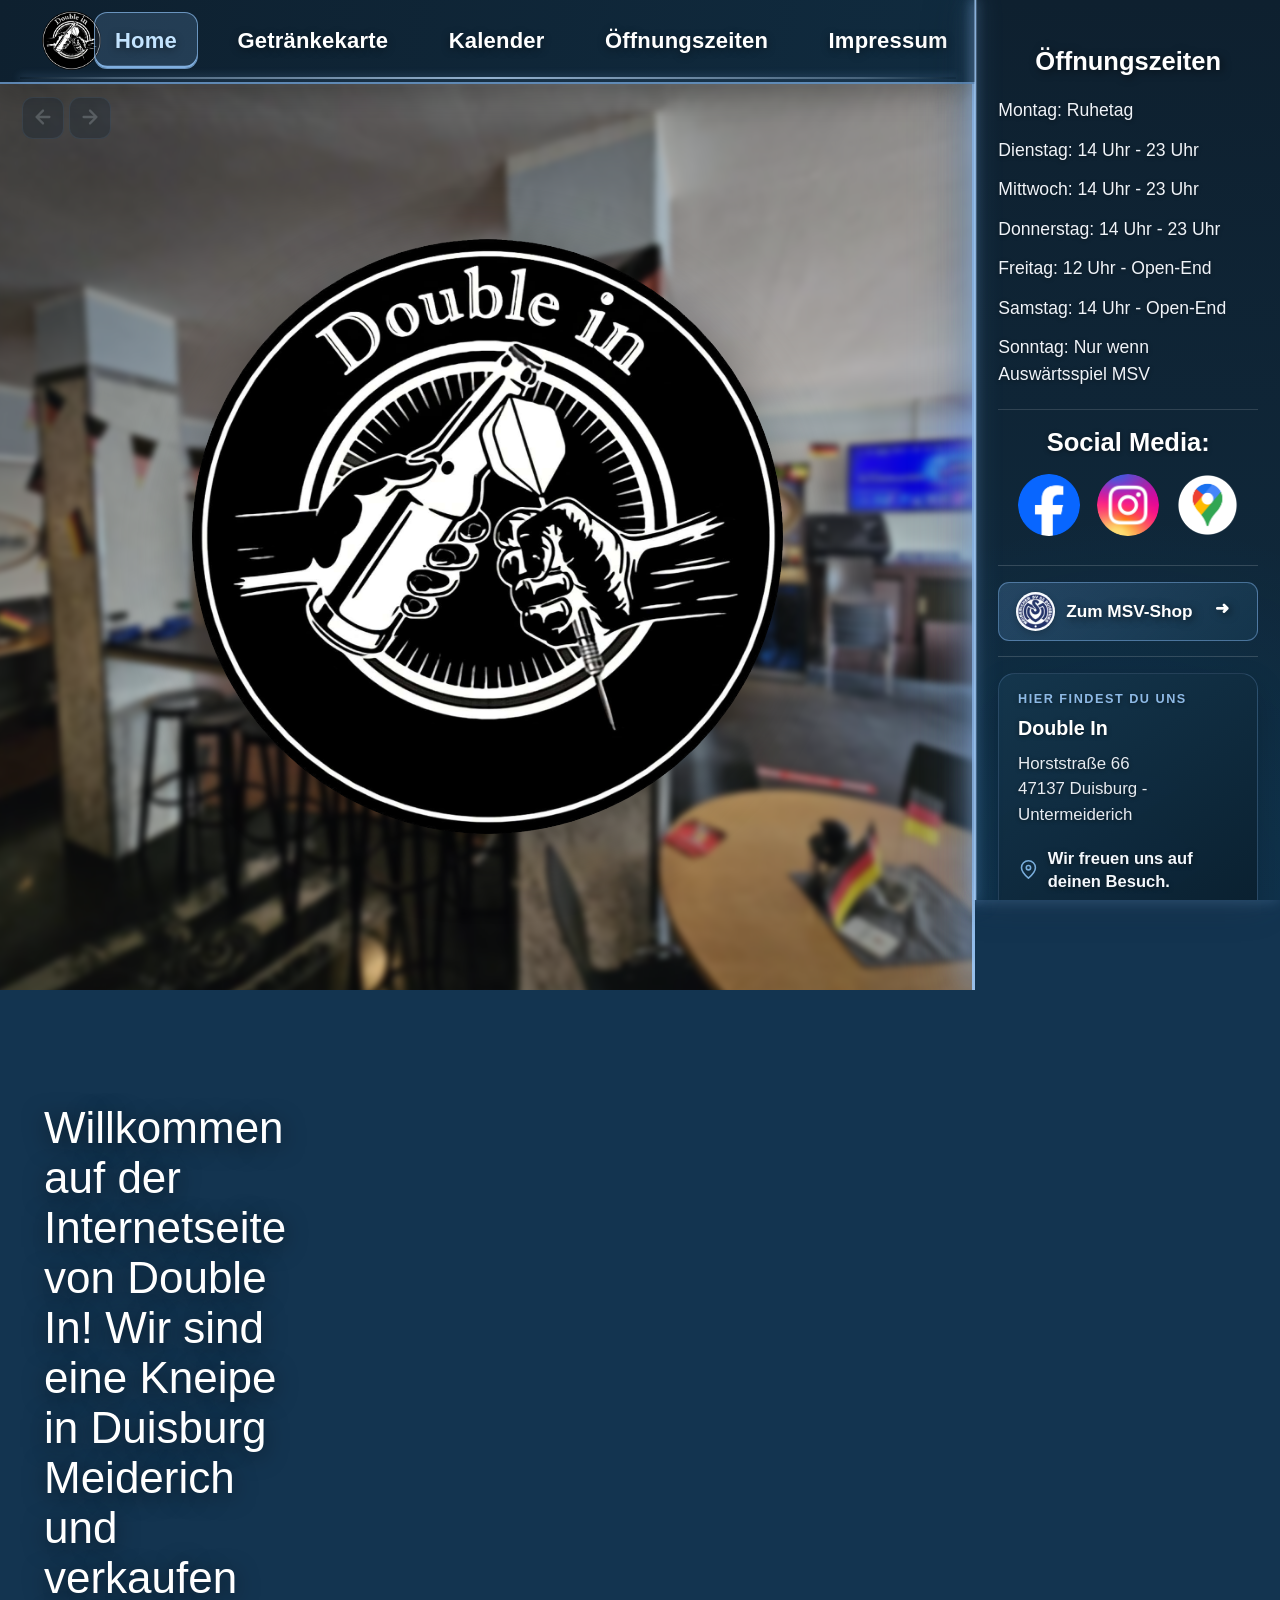
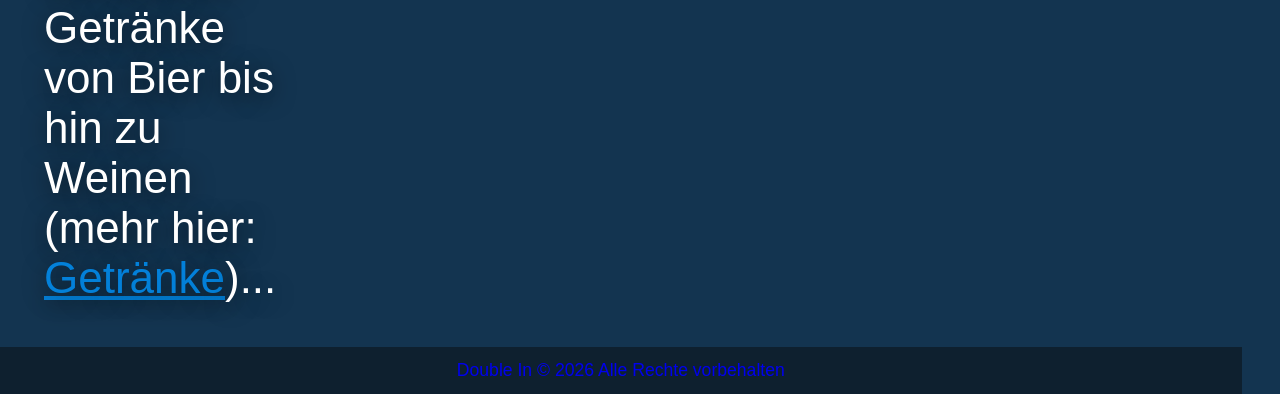
<file: index.html>
<!DOCTYPE html>
<html lang="de">
<head>
<meta charset="UTF-8">
<meta name="viewport" content="width=device-width, initial-scale=1.0">



    <link rel="preconnect" href="https://fonts.googleapis.com">
    <link rel="preconnect" href="https://fonts.gstatic.com" crossorigin>
    <title>Home - Double In</title>


<link rel="stylesheet" media="screen and (min-width: 900px)" href="css/style.css">
<link rel="stylesheet" media="screen and (max-width: 899px)" href="css/mobile.css">

<style>
@media (max-width: 899px) {

        /* Öffnungszeiten-Banner über dem Bild */
        .status-banner {
            position: absolute;
            bottom: 0;
            left: 0;
            right: 0;
            background-color: rgba(14, 32, 47, 0.88);
            padding: 9px 16px;
            display: flex;
            align-items: center;
            gap: 8px;
            z-index: 3;
        }

        .status-dot {
            width: 9px;
            height: 9px;
            border-radius: 50%;
            flex-shrink: 0;
        }

        .status-dot.open   { background-color: #4caf50; }
        .status-dot.closed { background-color: #f44336; }

        .status-text {
            color: white;
            font-family: Arial, Helvetica, sans-serif;
            font-size: 0.95rem;
        }

        /* Quick-Action-Chips */
        .quick-chips {
            display: flex;
            gap: 10px;
            padding: 16px 20px 4px;
            overflow-x: auto;
            -webkit-overflow-scrolling: touch;
            scrollbar-width: none;
        }
        .quick-chips::-webkit-scrollbar { display: none; }

        .chip {
            display: inline-flex;
            align-items: center;
            gap: 6px;
            padding: 9px 16px;
            border-radius: 24px;
            font-family: Arial, Helvetica, sans-serif;
            font-size: 0.9rem;
            font-weight: 600;
            white-space: nowrap;
            text-decoration: none;
            transition: opacity 0.2s ease;
        }
        .chip:active { opacity: 0.75; }

        .chip-primary {
            background-color: rgba(0, 150, 255, 0.9);
            color: white;
        }
        .chip-secondary {
            background-color: #0e202f;
            color: white;
            border: 1px solid rgba(0, 150, 255, 0.5);
        }

        /* Willkommenstext */
        .welcome-box {
            padding: 18px 20px 4px;
        }
        .welcome-box p {
            margin: 0;
            font-size: 1.05rem;
            line-height: 1.75;
        }

        /* Social Media */
        .social-section {
            padding: 18px 20px 4px;
        }
        .social-label {
            color: rgba(255, 255, 255, 0.5);
            font-family: Arial, Helvetica, sans-serif;
            font-size: 0.75rem;
            text-transform: uppercase;
            letter-spacing: 1px;
            margin: 0 0 10px;
        }
        .social-buttons {
            display: flex;
            gap: 10px;
            flex-wrap: wrap;
        }
        .social-btn {
            display: inline-flex;
            align-items: center;
            gap: 7px;
            padding: 9px 14px;
            border-radius: 8px;
            font-family: Arial, Helvetica, sans-serif;
            font-size: 0.85rem;
            font-weight: 600;
            color: white;
            text-decoration: none;
            transition: opacity 0.2s ease;
        }
        .social-btn:active { opacity: 0.75; }
        .social-btn img {
            width: 20px;
            height: 20px;
            border-radius: 4px;
        }
        .btn-facebook  { background-color: #1877f2; }
        .btn-instagram { background: #c13584; }
        .btn-maps      { background-color: #4285f4; }

        /* Öffnungszeiten-Karte */
        .hours-card {
            margin: 18px 20px;
            background-color: #0e202f;
            border-radius: 12px;
            padding: 14px 16px;
            border: 1px solid rgba(0, 150, 255, 0.2);
        }
        .hours-card-title {
            color: rgba(255, 255, 255, 0.5);
            font-family: Arial, Helvetica, sans-serif;
            font-size: 0.75rem;
            text-transform: uppercase;
            letter-spacing: 1px;
            margin: 0 0 10px;
        }
        .hours-row {
            display: flex;
            justify-content: space-between;
            padding: 8px 0;
            border-bottom: 1px solid rgba(255, 255, 255, 0.07);
            font-family: Arial, Helvetica, sans-serif;
            font-size: 0.92rem;
        }
        .hours-row:last-child { border-bottom: none; }
        .hours-day   { color: rgba(255, 255, 255, 0.55); font-weight: 600; }
        .hours-time  { color: white; text-align: right; }
        .hours-row.today .hours-day,
        .hours-row.today .hours-time { color: rgba(0, 200, 100, 1); }

}
</style>

</head>
<body>
<div class="desktop-view">
<div data-component="sidebar"></div>

    <div data-component="desktop-navigation"></div>
    <div data-component="back-button"></div>

   <section id="kneipe">
    <img src="assets/images/logo.png" alt="Logo der Kneipe" id="logo"/>
   </section>
   <article> <ul class="firstarticle" ul>
    <p>
     Willkommen auf der Internetseite von Double In! Wir sind eine Kneipe in Duisburg Meiderich und verkaufen Getränke von Bier bis hin zu Weinen (mehr hier: <a href="pages/Getraenkekarte.html" class="Getränke">Getränke</a>)...
    </p>
        </article>
        <div class="wrapper">
        </div>
        <footer>
            <a href="pages/Impressum.html">Double In &copy; 2026</a>
            <a href="pages/Impressum.html">Alle Rechte vorbehalten</a>
        </footer>
</div>
<div class="mobile-view">
<div data-component="mobile-header"></div>

<div data-component="mobile-navigation"></div>

<!-- Hero-Bild + Logo + Status-Banner -->
<section id="kneipe" class="bild-logo-mobile-wrap">
    <img src="assets/images/kneipe.png" alt="Das Restaurant" class="bild-logo-mobile" />
    <img src="assets/images/logo.png" alt="Logo" class="logo-mobile" />
    <div class="status-banner" id="statusBanner">
        <div class="status-dot" id="statusDot"></div>
        <span class="status-text" id="statusText"></span>
    </div>
</section>

<!-- Quick-Action-Chips -->
<div class="quick-chips">
    <a href="pages/Getraenkekarte.html" class="chip chip-primary">&#128203; Getränkekarte</a>
    <a href="pages/Oeffnungszeiten.html" class="chip chip-secondary">&#128336; Öffnungszeiten</a>
    <a href="https://maps.app.goo.gl/UWcYNATqVygU74mr8" target="_blank" class="chip chip-secondary">&#128205; Route</a>
</div>

<!-- Willkommenstext -->
<div class="welcome-box">
    <p>
        Willkommen bei <strong>Double In</strong> – eurer Kneipe in Duisburg Meiderich!
        Von Bier bis Wein ist für jeden was dabei.
        (<a href="pages/Getraenkekarte.html" class="Getränke">zur Getränkekarte</a>)
    </p>
</div>

<!-- Social Media -->
<div class="social-section">
    <p class="social-label">Social Media</p>
    <div class="social-buttons">
        <a href="https://facebook.com/profile.php?id=100094139119700&locale=de_DE" target="_blank" class="social-btn btn-facebook">
            <img src="assets/images/facebook-icon.png" alt="Facebook" /> Facebook
        </a>
        <a href="https://instagram.com/double.in/" target="_blank" class="social-btn btn-instagram">
            <img src="assets/images/instagram-icon.png" alt="Instagram" /> Instagram
        </a>
        <a href="https://google.de/maps/place/Double+In+-+Duisburg/@51.4691121,6.7481939,17z" target="_blank" class="social-btn btn-maps">
            <img src="assets/images/maps-icon.png" alt="Google Maps" /> Maps
        </a>
    </div>
</div>

<!-- Öffnungszeiten-Karte -->
<div class="hours-card">
    <p class="hours-card-title">Öffnungszeiten</p>
    <div class="hours-row" id="row-1"><span class="hours-day">Montag</span><span class="hours-time">Ruhetag</span></div>
    <div class="hours-row" id="row-2"><span class="hours-day">Dienstag</span><span class="hours-time">14:00 – 23:00 Uhr</span></div>
    <div class="hours-row" id="row-3"><span class="hours-day">Mittwoch</span><span class="hours-time">14:00 – 23:00 Uhr</span></div>
    <div class="hours-row" id="row-4"><span class="hours-day">Donnerstag</span><span class="hours-time">14:00 – 23:00 Uhr</span></div>
    <div class="hours-row" id="row-5"><span class="hours-day">Freitag</span><span class="hours-time">12:00 – Open End</span></div>
    <div class="hours-row" id="row-6"><span class="hours-day">Samstag</span><span class="hours-time">14:00 – Open End</span></div>
    <div class="hours-row" id="row-7"><span class="hours-day">Sonntag</span><span class="hours-time">Nur bei MSV Auswärtsspiel</span></div>
</div>

<div data-component="mobile-footer"></div>


<script>
    // Heutigen Tag hervorheben + Status-Banner befüllen
    (function () {
        var now  = new Date();
        var day  = now.getDay(); // 0=So, 1=Mo, 2=Di, 3=Mi, 4=Do, 5=Fr, 6=Sa
        var hour = now.getHours();
        var min  = now.getMinutes();
        var time = hour + min / 60;

        // Zeile des heutigen Tags markieren (day 0=So → row-7, 1=Mo → row-1, …)
        var rowMap = { 1: 'row-1', 2: 'row-2', 3: 'row-3', 4: 'row-4', 5: 'row-5', 6: 'row-6', 0: 'row-7' };
        var todayRow = document.getElementById(rowMap[day]);
        if (todayRow) todayRow.classList.add('today');

        // Status-Banner: geöffnet / geschlossen
        var isOpen = false;
        var statusMsg = '';

        if (day === 1) {
            // Montag: Ruhetag
            isOpen = false;
            statusMsg = 'Heute geschlossen – Ruhetag';
        } else if (day >= 2 && day <= 4) {
            // Di–Do: 14–23 Uhr
            isOpen = time >= 14 && time < 23;
            statusMsg = isOpen ? 'Jetzt geöffnet: 14:00 – 23:00 Uhr' : 'Heute: 14:00 – 23:00 Uhr';
        } else if (day === 5) {
            // Freitag: ab 12 Uhr Open End
            isOpen = time >= 12;
            statusMsg = isOpen ? 'Jetzt geöffnet: ab 12:00 Uhr – Open End' : 'Heute ab 12:00 Uhr – Open End';
        } else if (day === 6) {
            // Samstag: ab 14 Uhr Open End
            isOpen = time >= 14;
            statusMsg = isOpen ? 'Jetzt geöffnet: ab 14:00 Uhr – Open End' : 'Heute ab 14:00 Uhr – Open End';
        } else if (day === 0) {
            // Sonntag: nur bei MSV Auswärtsspiel
            isOpen = false;
            statusMsg = 'Sonntag nur bei MSV Auswärtsspiel';
        }

        var dot  = document.getElementById('statusDot');
        var text = document.getElementById('statusText');
        if (dot && text) {
            dot.classList.add(isOpen ? 'open' : 'closed');
            text.textContent = statusMsg;
        }
    })();
</script>
</div>
<script src="js/site.js"></script>
</body>
</html>
</file>
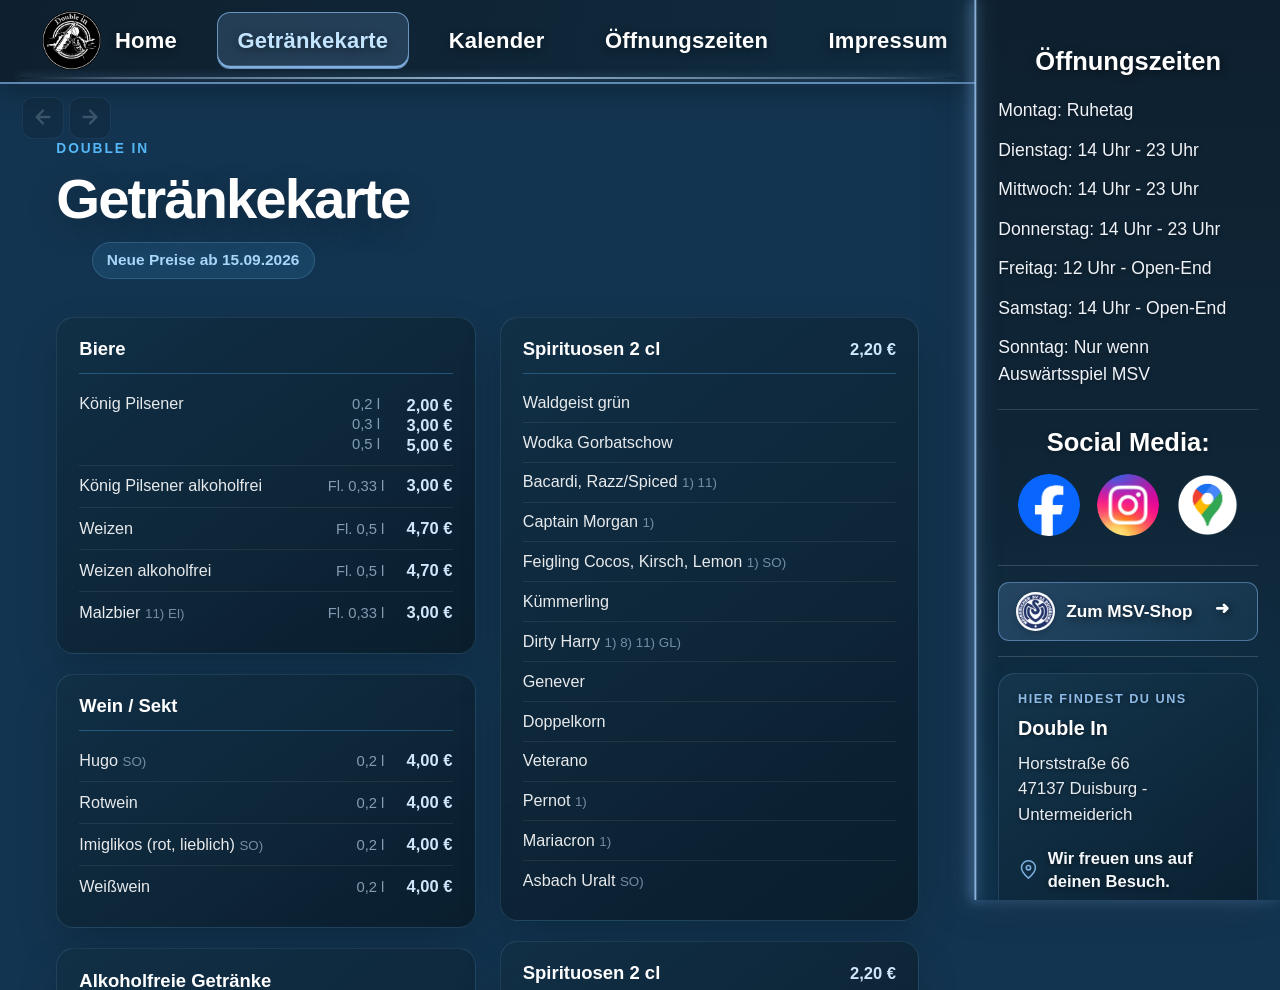
<file: pages/Getraenkekarte.html>
<!DOCTYPE html>
<html lang="de">
<head>
<meta charset="UTF-8">
<meta name="viewport" content="width=device-width, initial-scale=1.0">
<base href="../">



    <link rel="preconnect" href="https://fonts.googleapis.com">
    <link rel="preconnect" href="https://fonts.gstatic.com" crossorigin>
    <title>Getränkekarte - Double In</title>

<link rel="stylesheet" media="screen and (min-width: 900px)" href="css/style.css">
<link rel="stylesheet" media="screen and (max-width: 899px)" href="css/mobile.css">

</head>
<body>
<div class="desktop-view">
<div data-component="sidebar"></div>
<div data-component="desktop-navigation"></div>
    <div data-component="back-button"></div>

    <div class="gk-wrap">
        <div class="gk-header">
            <div data-component="page-heading" data-kicker="Double In" data-title="Getränkekarte"></div>
            <div class="gk-neue-preise">Neue Preise ab 15.09.2026</div>
        </div>

        <div class="gk-columns">

            <!-- LINKE SPALTE -->
            <div>
                <!-- BIERE -->
                <div class="gk-section">
                    <div class="gk-section-title">Biere</div>
                    <div class="gk-row">
                        <div class="gk-name">König Pilsener</div>
                        <div style="text-align:right">
                            <div style="display:flex;gap:12px;justify-content:flex-end">
                                <span class="gk-size">0,2 l</span><span class="gk-price">2,00 €</span>
                            </div>
                            <div style="display:flex;gap:12px;justify-content:flex-end">
                                <span class="gk-size">0,3 l</span><span class="gk-price">3,00 €</span>
                            </div>
                            <div style="display:flex;gap:12px;justify-content:flex-end">
                                <span class="gk-size">0,5 l</span><span class="gk-price">5,00 €</span>
                            </div>
                        </div>
                    </div>
                    <div class="gk-row">
                        <span class="gk-name">König Pilsener alkoholfrei</span>
                        <span class="gk-size">Fl. 0,33 l</span>
                        <span class="gk-price">3,00 €</span>
                    </div>
                    <div class="gk-row">
                        <span class="gk-name">Weizen</span>
                        <span class="gk-size">Fl. 0,5 l</span>
                        <span class="gk-price">4,70 €</span>
                    </div>
                    <div class="gk-row">
                        <span class="gk-name">Weizen alkoholfrei</span>
                        <span class="gk-size">Fl. 0,5 l</span>
                        <span class="gk-price">4,70 €</span>
                    </div>
                    <div class="gk-row">
                        <span class="gk-name">Malzbier <span class="gk-sub">11) El)</span></span>
                        <span class="gk-size">Fl. 0,33 l</span>
                        <span class="gk-price">3,00 €</span>
                    </div>
                </div>

                <!-- WEIN / SEKT -->
                <div class="gk-section">
                    <div class="gk-section-title">Wein / Sekt</div>
                    <div class="gk-row">
                        <span class="gk-name">Hugo <span class="gk-sub">SO)</span></span>
                        <span class="gk-size">0,2 l</span>
                        <span class="gk-price">4,00 €</span>
                    </div>
                    <div class="gk-row">
                        <span class="gk-name">Rotwein</span>
                        <span class="gk-size">0,2 l</span>
                        <span class="gk-price">4,00 €</span>
                    </div>
                    <div class="gk-row">
                        <span class="gk-name">Imiglikos (rot, lieblich) <span class="gk-sub">SO)</span></span>
                        <span class="gk-size">0,2 l</span>
                        <span class="gk-price">4,00 €</span>
                    </div>
                    <div class="gk-row">
                        <span class="gk-name">Weißwein</span>
                        <span class="gk-size">0,2 l</span>
                        <span class="gk-price">4,00 €</span>
                    </div>
                </div>

                <!-- ALKOHOLFREIE GETRÄNKE -->
                <div class="gk-section">
                    <div class="gk-section-title">Alkoholfreie Getränke</div>
                    <div class="gk-row">
                        <span class="gk-name">Coca Cola, Mezzomix <span class="gk-sub">1)</span></span>
                        <span class="gk-size">Fl. 0,33 l</span>
                        <span class="gk-price">3,00 €</span>
                    </div>
                    <div class="gk-row">
                        <span class="gk-name">Sprite, Fanta</span>
                        <span class="gk-size">Fl. 0,33 l</span>
                        <span class="gk-price">3,00 €</span>
                    </div>
                    <div class="gk-row">
                        <span class="gk-name">Coca Cola zero <span class="gk-sub">1) 2)</span></span>
                        <span class="gk-size">Fl. 0,33 l</span>
                        <span class="gk-price">3,00 €</span>
                    </div>
                    <div class="gk-row">
                        <span class="gk-name">Energy Drink <span class="gk-sub">1) 9) 10)</span></span>
                        <span class="gk-size">0,2 l</span>
                        <span class="gk-price">3,50 €</span>
                    </div>
                    <div class="gk-row">
                        <span class="gk-name">Wasser Gerolsteiner<br><span class="gk-sub">- classic, medium, still -</span></span>
                        <span class="gk-size">Fl. 0,25 l</span>
                        <span class="gk-price">2,30 €</span>
                    </div>
                    <div class="gk-row">
                        <span class="gk-name">Apfelschorle</span>
                        <span class="gk-size">Fl. 0,25 l</span>
                        <span class="gk-price">2,30 €</span>
                    </div>
                    <div class="gk-row">
                        <span class="gk-name">Orangensaft</span>
                        <span class="gk-size">0,2 l</span>
                        <span class="gk-price">2,50 €</span>
                    </div>
                    <div class="gk-row">
                        <span class="gk-name">Kirschnektar <span class="gk-sub">11) El)</span></span>
                        <span class="gk-size">0,2 l</span>
                        <span class="gk-price">2,50 €</span>
                    </div>
                    <div class="gk-row">
                        <span class="gk-name">Bananennektar <span class="gk-sub">11) El)</span></span>
                        <span class="gk-size">0,2 l</span>
                        <span class="gk-price">2,50 €</span>
                    </div>
                    <div class="gk-row">
                        <span class="gk-name">Kaffee, Pott <span class="gk-sub">6)</span></span>
                        <span class="gk-size">0,25 l</span>
                        <span class="gk-price">2,00 €</span>
                    </div>
                    <div class="gk-row">
                        <span class="gk-name">Tee<br><span class="gk-sub">- Kamille, Pfefferminz, Früchte 11) El), schwarz El)</span></span>
                        <span class="gk-size">0,25 l</span>
                        <span class="gk-price">1,50 €</span>
                    </div>
                </div>
            </div>

            <!-- RECHTE SPALTE -->
            <div>
                <!-- SPIRITUOSEN 2 cl – 2,00 € -->
                <div class="gk-section">
                    <div class="gk-section-price-header">
                        <div class="gk-section-title">Spirituosen 2 cl</div>
                        <div class="gk-flat-price">2,20 €</div>
                    </div>
                    <div class="gk-list-item">Waldgeist grün</div>
                    <div class="gk-list-item">Wodka Gorbatschow</div>
                    <div class="gk-list-item">Bacardi, Razz/Spiced <span class="gk-sub">1) 11)</span></div>
                    <div class="gk-list-item">Captain Morgan <span class="gk-sub">1)</span></div>
                    <div class="gk-list-item">Feigling Cocos, Kirsch, Lemon <span class="gk-sub">1) SO)</span></div>
                    <div class="gk-list-item">Kümmerling</div>
                    <div class="gk-list-item">Dirty Harry <span class="gk-sub">1) 8) 11) GL)</span></div>
                    <div class="gk-list-item">Genever</div>
                    <div class="gk-list-item">Doppelkorn</div>
                    <div class="gk-list-item">Veterano</div>
                    <div class="gk-list-item">Pernot <span class="gk-sub">1)</span></div>
                    <div class="gk-list-item">Mariacron <span class="gk-sub">1)</span></div>
                    <div class="gk-list-item">Asbach Uralt <span class="gk-sub">SO)</span></div>
                </div>

                <!-- SPIRITUOSEN 2 cl – 2,20 € -->
                <div class="gk-section">
                    <div class="gk-section-price-header">
                        <div class="gk-section-title">Spirituosen 2 cl</div>
                        <div class="gk-flat-price">2,20 €</div>
                    </div>
                    <div class="gk-list-item">Jägermeister</div>
                    <div class="gk-list-item">Tequila <span class="gk-sub">SO)</span></div>
                    <div class="gk-list-item">Ouzo</div>
                    <div class="gk-list-item">Küstennebel</div>
                    <div class="gk-list-item">Southern Comfort <span class="gk-sub">1) SO)</span></div>
                </div>

                <!-- SPIRITUOSEN 2 cl – 2,50 € -->
                <div class="gk-section">
                    <div class="gk-section-price-header">
                        <div class="gk-section-title">Spirituosen 2 cl</div>
                        <div class="gk-flat-price">2,50 €</div>
                    </div>
                    <div class="gk-list-item">Baileys <span class="gk-sub">SO) El) La)</span></div>
                    <div class="gk-list-item">Jack Daniels</div>
                    <div class="gk-list-item">Wodka Three Sixties</div>
                    <div class="gk-list-item">Jim Beam <span class="gk-sub">1)</span></div>
                </div>

                <!-- LONGDRINKS -->
                <div class="gk-section">
                    <div class="gk-section-title">Alle Spirituosen als Longdrink</div>
                    <div class="gk-longdrink">
                        <span>Longdrink Rialto</span>
                        <span>3,50 €</span>
                    </div>
                    <div class="gk-longdrink">
                        <span>Longdrink groß</span>
                        <span>6,50 €</span>
                    </div>
                </div>

                <!-- FLASCHENPREISE -->
                <div class="gk-section">
                    <div class="gk-section-title">Flaschenpreise Spirituosen</div>
                    <div class="gk-anfrage">– auf Anfrage –</div>
                </div>
            </div>

            <!-- FUSSNOTEN über beide Spalten -->
            <div class="gk-footnotes">
                1) Farbstoffe &nbsp;&nbsp; 2) Konservierungsstoffe &nbsp;&nbsp; 3) Antioxidationsmittel &nbsp;&nbsp; 4) Geschmacksverstärker &nbsp;&nbsp; 6) geschwärzt &nbsp;&nbsp; 8) Phosphorsäure &nbsp;&nbsp; 9) koffeinhaltig &nbsp;&nbsp; 10) chinin-taurinhaltig &nbsp;&nbsp; 11) Süßungsmittel &nbsp;&nbsp; El) Eiweiß &nbsp;&nbsp; SO) Sulfit &nbsp;&nbsp; La) Lactose &nbsp;&nbsp; GL) Gluten
            </div>

        </div>
    </div>
</div>
<div class="mobile-view">
<div data-component="mobile-header"></div>

<div data-component="mobile-navigation"></div>

<div class="mobile-content">
    <div data-component="page-heading" data-kicker="Double In" data-title="Getränkekarte" data-heading-level="2" data-heading-class="mobile-page-heading" data-title-class="mobile-page-title"></div>
    <p class="neue-preise">Neue Preise ab 15.09.2026</p>

    <!-- BIERE -->
    <div class="gk-section">
        <div class="gk-section-title">Biere</div>
        <div class="gk-row">
            <div class="gk-name">König Pilsener</div>
            <div style="text-align:right">
                <div style="display:flex;gap:12px;justify-content:flex-end">
                    <span class="gk-size">0,2 l</span><span class="gk-price">2,00 €</span>
                </div>
                <div style="display:flex;gap:12px;justify-content:flex-end">
                    <span class="gk-size">0,3 l</span><span class="gk-price">3,00 €</span>
                </div>
                <div style="display:flex;gap:12px;justify-content:flex-end">
                    <span class="gk-size">0,5 l</span><span class="gk-price">5,00 €</span>
                </div>
            </div>
        </div>
        <div class="gk-row">
            <span class="gk-name">König Pilsener alkoholfrei</span>
            <span class="gk-size">Fl. 0,33 l</span>
            <span class="gk-price">3,00 €</span>
        </div>
        <div class="gk-row">
            <span class="gk-name">Weizen</span>
            <span class="gk-size">Fl. 0,5 l</span>
            <span class="gk-price">4,70 €</span>
        </div>
        <div class="gk-row">
            <span class="gk-name">Weizen alkoholfrei</span>
            <span class="gk-size">Fl. 0,5 l</span>
            <span class="gk-price">4,70 €</span>
        </div>
        <div class="gk-row">
            <span class="gk-name">Malzbier <span class="gk-sub">11) El)</span></span>
            <span class="gk-size">Fl. 0,33 l</span>
            <span class="gk-price">3,00 €</span>
        </div>
    </div>

    <!-- WEIN / SEKT -->
    <div class="gk-section">
        <div class="gk-section-title">Wein / Sekt</div>
        <div class="gk-row">
            <span class="gk-name">Hugo <span class="gk-sub">SO)</span></span>
            <span class="gk-size">0,2 l</span>
            <span class="gk-price">4,00 €</span>
        </div>
        <div class="gk-row">
            <span class="gk-name">Rotwein</span>
            <span class="gk-size">0,2 l</span>
            <span class="gk-price">4,00 €</span>
        </div>
        <div class="gk-row">
            <span class="gk-name">Imiglikos (rot, lieblich) <span class="gk-sub">SO)</span></span>
            <span class="gk-size">0,2 l</span>
            <span class="gk-price">4,00 €</span>
        </div>
        <div class="gk-row">
            <span class="gk-name">Weißwein</span>
            <span class="gk-size">0,2 l</span>
            <span class="gk-price">4,00 €</span>
        </div>
    </div>

    <!-- ALKOHOLFREIE GETRÄNKE -->
    <div class="gk-section">
        <div class="gk-section-title">Alkoholfreie Getränke</div>
        <div class="gk-row">
            <span class="gk-name">Coca Cola, Mezzomix <span class="gk-sub">1)</span></span>
            <span class="gk-size">Fl. 0,33 l</span>
            <span class="gk-price">3,00 €</span>
        </div>
        <div class="gk-row">
            <span class="gk-name">Sprite, Fanta</span>
            <span class="gk-size">Fl. 0,33 l</span>
            <span class="gk-price">3,00 €</span>
        </div>
        <div class="gk-row">
            <span class="gk-name">Coca Cola zero <span class="gk-sub">1) 2)</span></span>
            <span class="gk-size">Fl. 0,33 l</span>
            <span class="gk-price">3,00 €</span>
        </div>
        <div class="gk-row">
            <span class="gk-name">Energy Drink <span class="gk-sub">1) 9) 10)</span></span>
            <span class="gk-size">0,2 l</span>
            <span class="gk-price">3,50 €</span>
        </div>
        <div class="gk-row">
            <span class="gk-name">Wasser Gerolsteiner<br><span class="gk-sub">- classic, medium, still -</span></span>
            <span class="gk-size">Fl. 0,25 l</span>
            <span class="gk-price">2,30 €</span>
        </div>
        <div class="gk-row">
            <span class="gk-name">Apfelschorle</span>
            <span class="gk-size">Fl. 0,25 l</span>
            <span class="gk-price">2,30 €</span>
        </div>
        <div class="gk-row">
            <span class="gk-name">Orangensaft</span>
            <span class="gk-size">0,2 l</span>
            <span class="gk-price">2,50 €</span>
        </div>
        <div class="gk-row">
            <span class="gk-name">Kirschnektar <span class="gk-sub">11) El)</span></span>
            <span class="gk-size">0,2 l</span>
            <span class="gk-price">2,50 €</span>
        </div>
        <div class="gk-row">
            <span class="gk-name">Bananennektar <span class="gk-sub">11) El)</span></span>
            <span class="gk-size">0,2 l</span>
            <span class="gk-price">2,50 €</span>
        </div>
        <div class="gk-row">
            <span class="gk-name">Kaffee, Pott <span class="gk-sub">6)</span></span>
            <span class="gk-size">0,25 l</span>
            <span class="gk-price">2,00 €</span>
        </div>
        <div class="gk-row">
            <span class="gk-name">Tee<br><span class="gk-sub">- Kamille, Pfefferminz, Früchte 11) El), schwarz El)</span></span>
            <span class="gk-size">0,25 l</span>
            <span class="gk-price">1,50 €</span>
        </div>
    </div>

    <!-- SPIRITUOSEN 2 cl – 2,00 € -->
    <div class="gk-section">
        <div class="gk-section-price-header">
            <div class="gk-section-title">Spirituosen 2 cl</div>
            <div class="gk-flat-price">2,20 €</div>
        </div>
        <div class="gk-list-item">Waldgeist grün</div>
        <div class="gk-list-item">Wodka Gorbatschow</div>
        <div class="gk-list-item">Bacardi, Razz/Spiced <span class="gk-sub">1) 11)</span></div>
        <div class="gk-list-item">Captain Morgan <span class="gk-sub">1)</span></div>
        <div class="gk-list-item">Feigling Cocos, Kirsch, Lemon <span class="gk-sub">1) SO)</span></div>
        <div class="gk-list-item">Kümmerling</div>
        <div class="gk-list-item">Dirty Harry <span class="gk-sub">1) 8) 11) GL)</span></div>
        <div class="gk-list-item">Genever</div>
        <div class="gk-list-item">Doppelkorn</div>
        <div class="gk-list-item">Veterano</div>
        <div class="gk-list-item">Pernot <span class="gk-sub">1)</span></div>
        <div class="gk-list-item">Mariacron <span class="gk-sub">1)</span></div>
        <div class="gk-list-item">Asbach Uralt <span class="gk-sub">SO)</span></div>
    </div>

    <!-- SPIRITUOSEN 2 cl – 2,20 € -->
    <div class="gk-section">
        <div class="gk-section-price-header">
            <div class="gk-section-title">Spirituosen 2 cl</div>
            <div class="gk-flat-price">2,20 €</div>
        </div>
        <div class="gk-list-item">Jägermeister</div>
        <div class="gk-list-item">Tequila <span class="gk-sub">SO)</span></div>
        <div class="gk-list-item">Ouzo</div>
        <div class="gk-list-item">Küstennebel</div>
        <div class="gk-list-item">Southern Comfort <span class="gk-sub">1) SO)</span></div>
    </div>

    <!-- SPIRITUOSEN 2 cl – 2,50 € -->
    <div class="gk-section">
        <div class="gk-section-price-header">
            <div class="gk-section-title">Spirituosen 2 cl</div>
            <div class="gk-flat-price">2,50 €</div>
        </div>
        <div class="gk-list-item">Baileys <span class="gk-sub">SO) El) La)</span></div>
        <div class="gk-list-item">Jack Daniels</div>
        <div class="gk-list-item">Wodka Three Sixties</div>
        <div class="gk-list-item">Jim Beam <span class="gk-sub">1)</span></div>
    </div>

    <!-- LONGDRINKS -->
    <div class="gk-section">
        <div class="gk-section-title">Alle Spirituosen als Longdrink</div>
        <div class="gk-longdrink">
            <span>Longdrink Rialto</span>
            <span>3,50 €</span>
        </div>
        <div class="gk-longdrink">
            <span>Longdrink groß</span>
            <span>6,50 €</span>
        </div>
    </div>

    <!-- FLASCHENPREISE -->
    <div class="gk-section">
        <div class="gk-section-title">Flaschenpreise Spirituosen</div>
        <div class="gk-anfrage">– auf Anfrage –</div>
    </div>

    <!-- FUSSNOTEN -->
    <div class="gk-footnotes">
        1) Farbstoffe &nbsp; 2) Konservierungsstoffe &nbsp; 3) Antioxidationsmittel &nbsp; 4) Geschmacksverstärker &nbsp; 6) geschwärzt &nbsp; 8) Phosphorsäure &nbsp; 9) koffeinhaltig &nbsp; 10) chinin-taurinhaltig &nbsp; 11) Süßungsmittel &nbsp; El) Eiweiß &nbsp; SO) Sulfit &nbsp; La) Lactose &nbsp; GL) Gluten
    </div>
</div>

<div data-component="mobile-footer"></div>

</div>
<script src="js/site.js"></script>
</body>
</html>
</file>
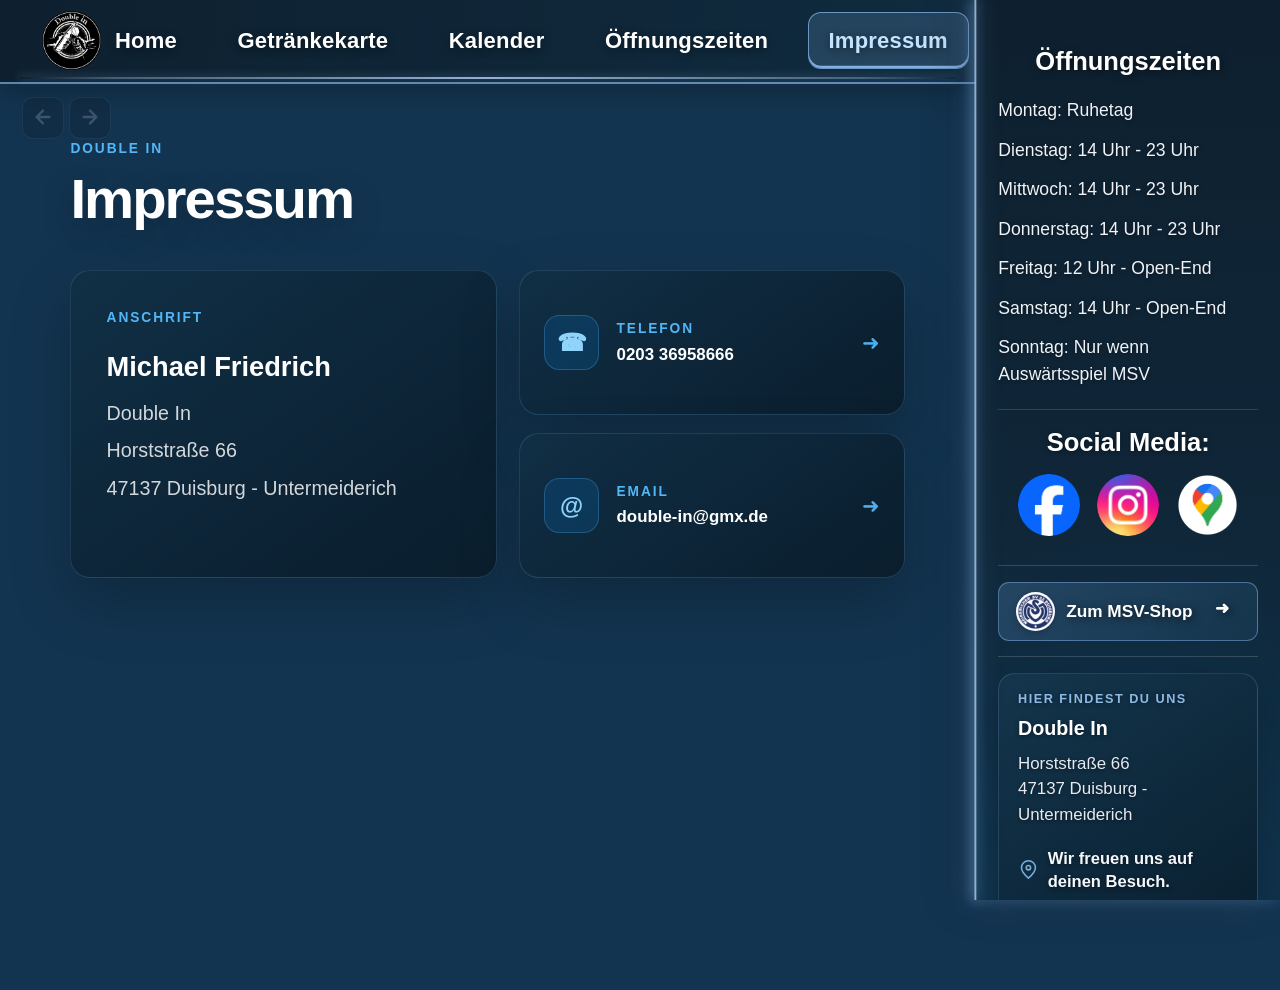
<file: pages/Impressum.html>
<!DOCTYPE html>
<html lang="de">
<head>
<meta charset="UTF-8">
<meta name="viewport" content="width=device-width, initial-scale=1.0">
<base href="../">



    <title>Impressum - Double In</title>
    <link rel="preconnect" href="https://fonts.googleapis.com">
    <link rel="preconnect" href="https://fonts.gstatic.com" crossorigin>

<link rel="stylesheet" media="screen and (min-width: 900px)" href="css/style.css">
<link rel="stylesheet" media="screen and (max-width: 899px)" href="css/mobile.css">

</head>
<body>
<div class="desktop-view">
<div data-component="sidebar"></div>
<div data-component="desktop-navigation"></div>

    <div data-component="back-button"></div>

    <main class="page-content impressum-page">
        <header class="content-page-heading">
            <div data-component="page-heading" data-kicker="Double In" data-title="Impressum"></div>
        </header>

        <div class="impressum-layout">
            <div class="impressum-card address-card" role="region" aria-label="Anschrift">
                <span class="card-eyebrow">Anschrift</span>
                <address>
                    <strong>Michael Friedrich</strong>
                    <span>Double In</span>
                    <span>Horststraße 66</span>
                    <span>47137 Duisburg - Untermeiderich</span>
                </address>
            </div>

            <div class="contact-cards" aria-label="Kontakt">
                <a href="tel:020336958666" class="impressum-card contact-card">
                    <span class="contact-card-icon" aria-hidden="true">☎</span>
                    <span class="contact-card-copy">
                        <span class="card-eyebrow">Telefon</span>
                        <strong>0203 36958666</strong>
                    </span>
                    <span class="animated-arrow contact-card-arrow" aria-hidden="true">➜</span>
                </a>
                <a href="mailto:double-in@gmx.de" class="impressum-card contact-card">
                    <span class="contact-card-icon" aria-hidden="true">@</span>
                    <span class="contact-card-copy">
                        <span class="card-eyebrow">Email</span>
                        <strong>double-in@gmx.de</strong>
                    </span>
                    <span class="animated-arrow contact-card-arrow" aria-hidden="true">➜</span>
                </a>
            </div>
        </div>
    </main>
</div>
<div class="mobile-view">
<div data-component="mobile-header"></div>

<div data-component="mobile-navigation"></div>

<div class="mobile-content">
    <div data-component="page-heading" data-kicker="Double In" data-title="Impressum" data-heading-level="2" data-heading-class="mobile-page-heading" data-title-class="mobile-page-title"></div>

    <!-- Adress-Karte -->
    <div class="impressum-card">
        <p class="impressum-card-label">Anschrift</p>
        <p>
            Michael Friedrich<br>
            Double In<br>
            Horststraße 66<br>
            47137 Duisburg – Untermeiderich
        </p>
    </div>

    <!-- Telefon-Button -->
    <a href="tel:020336958666" class="contact-btn">
        <span class="contact-btn-icon">&#128222;</span>
        <span class="contact-btn-copy">
            <span class="contact-btn-label">Telefon</span>
            <span class="contact-btn-value">0203 36958666</span>
        </span>
        <span class="animated-arrow contact-btn-arrow" aria-hidden="true">➜</span>
    </a>

    <!-- E-Mail-Button -->
    <a href="mailto:double-in@gmx.de" class="contact-btn">
        <span class="contact-btn-icon">&#9993;</span>
        <span class="contact-btn-copy">
            <span class="contact-btn-label">E-Mail</span>
            <span class="contact-btn-value">double-in@gmx.de</span>
        </span>
        <span class="animated-arrow contact-btn-arrow" aria-hidden="true">➜</span>
    </a>
</div>

<div data-component="mobile-footer"></div>
</div>
<script src="js/site.js"></script>
</body>
</html>
</file>
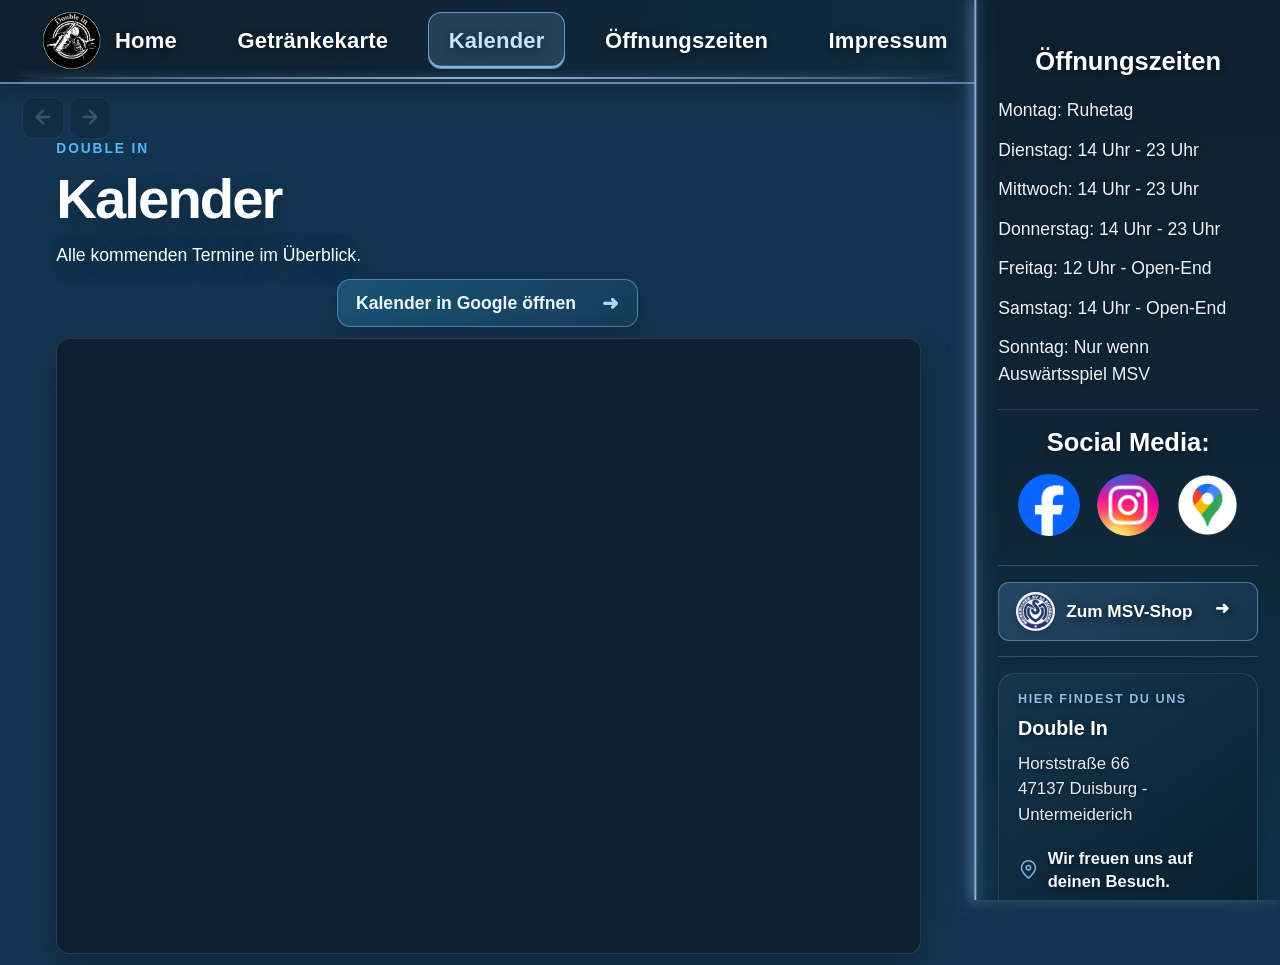
<file: pages/Infos.html>
<!DOCTYPE html>
<html lang="de">
<head>
<meta charset="UTF-8">
<meta name="viewport" content="width=device-width, initial-scale=1.0">
<base href="../">



    <link rel="preconnect" href="https://fonts.googleapis.com">
    <link rel="preconnect" href="https://fonts.gstatic.com" crossorigin>


    <title>Kalender - Double In</title>

<link rel="stylesheet" media="screen and (min-width: 900px)" href="css/style.css">
<link rel="stylesheet" media="screen and (max-width: 899px)" href="css/mobile.css">

<style>
@media (max-width: 899px) {

        body {
            display: flex;
            flex-direction: column;
            min-height: 100vh;
        }
        .mobile-content {
            flex: 1;
        }

}
</style>

</head>
<body>
<div class="desktop-view">
<div data-component="sidebar"></div>
<div data-component="desktop-navigation"></div>
    <div data-component="back-button"></div>
<main class="calendar-page">
    <header class="calendar-page-heading">
        <div data-component="page-heading" data-kicker="Double In" data-title="Kalender"></div>
        <p>Alle kommenden Termine im Überblick.</p>
    </header>
    <a class="calendar-open-link" href="https://calendar.google.com/calendar/u/0?cid=d7c7e1237b6e298e0347fb7cff2fc3ee5ace851c7f5a76e2d0da0550deb7a4b1%40group.calendar.google.com" target="_blank" rel="noopener noreferrer">
        <span>Kalender in Google öffnen</span><span class="animated-arrow calendar-open-arrow" aria-hidden="true">➜</span>
    </a>
    <div class="calendar-card" role="region" aria-label="Veranstaltungskalender">
        <iframe
            title="Google Kalender – Double In"
            src="https://calendar.google.com/calendar/embed?src=d7c7e1237b6e298e0347fb7cff2fc3ee5ace851c7f5a76e2d0da0550deb7a4b1%40group.calendar.google.com&amp;ctz=Europe%2FBerlin&amp;mode=MONTH&amp;showTitle=0&amp;showNav=1&amp;showDate=1&amp;showPrint=0&amp;showTabs=0&amp;showCalendars=0&amp;showTz=0&amp;bgcolor=%230e202f"
            loading="lazy">
        </iframe>
    </div>
</main>
</div>
<div class="mobile-view">
<div data-component="mobile-header"></div>

<div data-component="mobile-navigation"></div>

<div class="mobile-content">
    <div data-component="page-heading" data-kicker="Double In" data-title="Kalender" data-heading-level="2" data-heading-class="mobile-page-heading" data-title-class="mobile-page-title"></div>
    <a class="mobile-calendar-open-link" href="https://calendar.google.com/calendar/u/0?cid=d7c7e1237b6e298e0347fb7cff2fc3ee5ace851c7f5a76e2d0da0550deb7a4b1%40group.calendar.google.com" target="_blank" rel="noopener noreferrer">
        <span>Kalender in Google öffnen</span><span class="animated-arrow calendar-open-arrow" aria-hidden="true">➜</span>
    </a>
    <div class="mobile-calendar-wrap">
        <iframe
            title="Google Kalender – Double In"
            src="https://calendar.google.com/calendar/embed?src=d7c7e1237b6e298e0347fb7cff2fc3ee5ace851c7f5a76e2d0da0550deb7a4b1%40group.calendar.google.com&amp;ctz=Europe%2FBerlin&amp;mode=MONTH&amp;showTitle=0&amp;showNav=1&amp;showDate=1&amp;showPrint=0&amp;showTabs=0&amp;showCalendars=0&amp;showTz=0&amp;bgcolor=%230e202f"
            loading="lazy">
        </iframe>
    </div>
</div>

<div data-component="mobile-footer"></div>
</div>
<script src="js/site.js"></script>
</body>
</html>
</file>
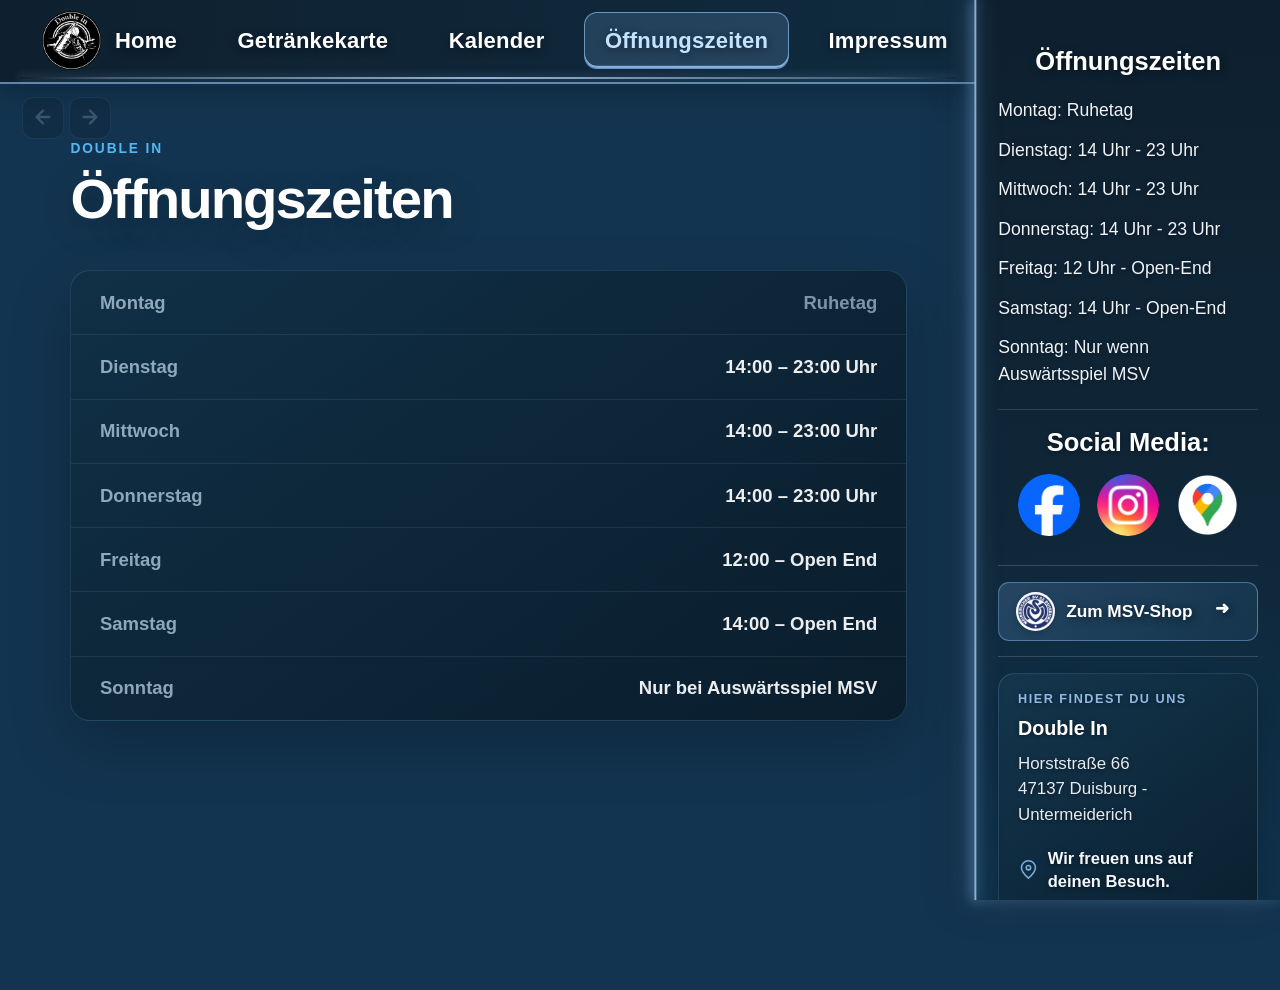
<file: pages/Oeffnungszeiten.html>
<!DOCTYPE html>
<html lang="de">
<head>
<meta charset="UTF-8">
<meta name="viewport" content="width=device-width, initial-scale=1.0">
<base href="../">



    <title>Öffnungszeiten - Double In</title>
    <link rel="preconnect" href="https://fonts.googleapis.com">
    <link rel="preconnect" href="https://fonts.gstatic.com" crossorigin>

<link rel="stylesheet" media="screen and (min-width: 900px)" href="css/style.css">
<link rel="stylesheet" media="screen and (max-width: 899px)" href="css/mobile.css">

<style>
@media (max-width: 899px) {

        body {
            display: flex;
            flex-direction: column;
            min-height: 100vh;
        }
        .mobile-content {
            flex: 1;
        }

}
</style>

</head>
<body>
<div class="desktop-view">
<div data-component="sidebar"></div>
<div data-component="desktop-navigation"></div>

    <div data-component="back-button"></div>

    <main class="page-content hours-page">
        <header class="content-page-heading">
            <div data-component="page-heading" data-kicker="Double In" data-title="Öffnungszeiten"></div>
        </header>

        <div class="hours-panel" role="region" aria-label="Öffnungszeiten">
            <div class="hours-row"><span class="hours-day">Montag</span><span class="hours-time">Ruhetag</span></div>
            <div class="hours-row"><span class="hours-day">Dienstag</span><span class="hours-time">14:00 – 23:00 Uhr</span></div>
            <div class="hours-row"><span class="hours-day">Mittwoch</span><span class="hours-time">14:00 – 23:00 Uhr</span></div>
            <div class="hours-row"><span class="hours-day">Donnerstag</span><span class="hours-time">14:00 – 23:00 Uhr</span></div>
            <div class="hours-row"><span class="hours-day">Freitag</span><span class="hours-time">12:00 – Open End</span></div>
            <div class="hours-row"><span class="hours-day">Samstag</span><span class="hours-time">14:00 – Open End</span></div>
            <div class="hours-row"><span class="hours-day">Sonntag</span><span class="hours-time">Nur bei Auswärtsspiel MSV</span></div>
        </div>
    </main>
</div>
<div class="mobile-view">
<div data-component="mobile-header"></div>

<div data-component="mobile-navigation"></div>

<div class="mobile-content">
    <div data-component="page-heading" data-kicker="Double In" data-title="Öffnungszeiten" data-heading-level="2" data-heading-class="mobile-page-heading" data-title-class="mobile-page-title"></div>
    <div class="mobile-hours">
        <div class="mobile-hours-row">
            <span>Montag</span><span>Ruhetag</span>
        </div>
        <div class="mobile-hours-row">
            <span>Dienstag</span><span>14:00 – 23:00 Uhr</span>
        </div>
        <div class="mobile-hours-row">
            <span>Mittwoch</span><span>14:00 – 23:00 Uhr</span>
        </div>
        <div class="mobile-hours-row">
            <span>Donnerstag</span><span>14:00 – 23:00 Uhr</span>
        </div>
        <div class="mobile-hours-row">
            <span>Freitag</span><span>12:00 – Open End</span>
        </div>
        <div class="mobile-hours-row">
            <span>Samstag</span><span>14:00 – Open End</span>
        </div>
        <div class="mobile-hours-row">
            <span>Sonntag</span><span>Nur bei Auswärtsspiel MSV</span>
        </div>
    </div>

    <h2 class="mobile-page-title" style="margin-top: 32px;">Social Media</h2>
    <div class="mobile-social">
        <a href="https://facebook.com/profile.php?id=100094139119700&locale=de_DE" target="_blank">
            <img src="assets/images/facebook-icon.png" alt="Facebook" class="social-icon">
        </a>
        <a href="https://instagram.com/double.in/" target="_blank">
            <img src="assets/images/instagram-icon.png" alt="Instagram" class="social-icon">
        </a>
        <a href="https://google.de/maps/place/Double+In+-+Duisburg/@51.4691121,6.7481939,17z" target="_blank">
            <img src="assets/images/maps-icon.png" alt="Google-Maps" class="social-icon">
        </a>
    </div>
</div>

<div data-component="mobile-footer"></div>
</div>
<script src="js/site.js"></script>
</body>
</html>
</file>
<file: css/style.css>
html {
  zoom: 1.1;
}

:root {
  --layout-edge: rgba(143, 195, 255, 0.68);
}

html, body {
  background-color: #133450;
  margin: 0;
  padding: 0;
  display: flex;
  flex-direction: column;
  overflow-x: hidden;
  overflow-y: hidden;
}

nav {
    min-height: 10vh;
}

a {
  text-decoration: none;

}

footer {
  flex-shrink: 0;
  background-color: #0e202f;
  color: white;
  text-decoration: none;
  text-align: center;
  padding: 1%;
  width: 95%;
  font-family: Arial, Helvetica, sans-serif;
  z-index: 10;
}

.burger,
.mobile-menu,
.bild-logo-mobile,
.logo-mobile {
  display: none;
}

nav.primary-navigation {
  align-items: center;
  background: linear-gradient(100deg, #0e202f, #102b3f);
  border-bottom: 2px solid rgba(143, 195, 255, 0.62);
  box-shadow: 0 8px 24px rgba(0, 0, 0, 0.24);
  box-sizing: border-box;
  display: flex !important;
  flex: 0 0 76px;
  height: 76px;
  min-height: 0;
  padding: 0 clamp(18px, 3vw, 48px);
  position: relative;
  width: calc(100% - 277px);
  z-index: 2;
}

nav.primary-navigation::after {
  background: linear-gradient(90deg, transparent 0%, rgba(190, 222, 255, 0.32) 10%, rgba(190, 222, 255, 0.76) 50%, rgba(190, 222, 255, 0.32) 90%, transparent 100%);
  box-shadow: 0 0 8px 1px rgba(143, 195, 255, 0.24);
  content: "";
  height: 2px;
  left: 18px;
  pointer-events: none;
  position: absolute;
  right: 18px;
  bottom: 2px;
}

.desktop-nav-brand {
  align-items: center;
  border-radius: 50%;
  display: inline-flex;
  flex: 0 0 54px;
  height: 54px;
  justify-content: center;
  margin-right: clamp(14px, 2vw, 28px);
  overflow: hidden;
  transition: box-shadow 0.2s ease, transform 0.2s ease;
  width: 54px;
}

.desktop-nav-brand img {
  display: block;
  height: 100%;
  image-rendering: auto;
  object-fit: contain;
  object-position: center;
  width: 100%;
}

.desktop-nav-brand:hover,
.desktop-nav-brand:focus-visible {
  box-shadow: 0 0 0 2px rgba(151, 202, 255, 0.72), 0 0 16px rgba(143, 195, 255, 0.32);
  transform: scale(1.04);
}

.desktop-nav-brand:focus-visible {
  outline: 2px solid #c3e4ff;
  outline-offset: 4px;
}

.menu-schrift {
  align-items: center;
  display: flex;
  flex: 1 1 auto;
  gap: clamp(10px, 1.35vw, 22px);
  justify-content: center;
  list-style: none;
  margin: 0;
  min-width: 0;
  padding: 0;
  width: auto;
}

.menu-schrift a:hover,
.seitenleiste a:hover {
  color: rgba(0, 150, 255, 0.8);
  text-shadow: 0 0 0.4rem rgba(0, 150, 255, 0.5), 0 0 0.8rem rgba(0, 150, 255, 0.4);
}

.menu-schrift li a {
  align-items: center;
  border: 1px solid transparent;
  border-radius: 12px;
  box-sizing: border-box;
  display: inline-flex;
  font-family: "Roboto", Arial, sans-serif;
  font-size: clamp(1.25rem, 1.4vw, 1.5rem);
  font-weight: 700;
  justify-content: center;
  letter-spacing: 0.01em;
  min-height: 52px;
  padding: 0 clamp(15px, 1.4vw, 24px);
  color: rgb(255, 255, 255);
  text-shadow: 0 2px 8px rgba(0, 0, 0, 0.45);
  text-decoration: none;
  transition: color 0.2s ease, background-color 0.2s ease, border-color 0.2s ease, transform 0.2s ease;
}

.menu-schrift li a:hover,
.menu-schrift li a:focus-visible {
  background: rgba(133, 193, 255, 0.12);
  border-color: rgba(143, 195, 255, 0.52);
  color: white;
  transform: translateY(-1px);
}

.menu-schrift li a.is-current {
  background: rgba(143, 195, 255, 0.17);
  border-color: rgba(151, 202, 255, 0.62);
  box-shadow: inset 0 -2px 0 rgba(151, 202, 255, 0.82);
  color: #c3e4ff;
}

.menu-schrift li a:focus-visible {
  outline: 3px solid rgba(198, 225, 255, 0.95);
  outline-offset: 3px;
}

.seitenleiste a {
  font-family: "Roboto", sans-serif;
  color: white;
  text-shadow: 2px 2px 8px rgba(0, 0, 0, 0.6);
  text-decoration: none;
  transition: color 0.3s ease, text-shadow 0.3s ease, transform 0.3s ease;
}

.ueberschrift {
  font-family: "Protest Guerrilla", sans-serif;
  font-weight: 400;
  text-shadow: 2px 2px 8px rgba(0, 0, 0, 0.6);
  font-style: normal;
}

.logo {
  width: 100px;
  height: 100px;
  background-size: contain;
  background-position: center;
  position: center;
  box-shadow: 0 4px 20px rgba(0, 0, 0, 0.6);
  margin-right: 1000px;
}

p {
    font-family: "Roboto", sans-serif;
    font-weight: 400;
    font-style: normal;
    color: white;
    font-size: 2.5rem;
    text-shadow: 0 4px 20px rgba(0, 0, 0, 0.6);
  }

section {
  margin-top: -10vh;
    width: 100%;
    height: 100vh;
    display: flex;
    justify-content: center;
    transform: translateX(0);
    background-color: #0e202f;
}

section#kneipe {
  background-color: #0e202f;
  display: flex;
  justify-content: center;
  align-items: center;
  isolation: isolate;
  overflow: hidden;
  position: relative;
  flex: 0 0 auto;
  height: calc(100vh - 76px);
  margin-top: 0;
  width: calc(100% - 277px);
}

section#kneipe::before {
  background-image: linear-gradient(135deg, rgba(8, 20, 30, 0.42), rgba(8, 20, 30, 0.08) 55%, rgba(8, 20, 30, 0.3)), url("../assets/images/kneipe.png");
  background-position: center;
  background-size: cover;
  content: "";
  filter: blur(3px);
  inset: -8px;
  position: absolute;
  transform: scale(1.01);
  z-index: -1;
}

section#kneipe::after {
  background: rgba(157, 204, 255, 0.88);
  box-shadow: 0 0 24px 5px rgba(143, 195, 255, 0.42), 0 0 48px 11px rgba(143, 195, 255, 0.24);
  content: "";
  pointer-events: none;
  position: absolute;
  right: 0;
  top: 0;
  bottom: 0;
  width: 3px;
  z-index: 2;
}

section#kneipe {
  box-shadow: inset 0 0 0 1px rgba(143, 195, 255, 0.42), inset 0 0 42px rgba(143, 195, 255, 0.1);
}

img#logo {
  width: clamp(280px, min(42vw, 70vh), 600px);
  height: auto;
  max-height: 75vh;
  max-width: 70%;
  object-fit: contain;
  position: relative;
  z-index: 1;
  transform: scale(1.0);
  transition: transform 0.3s ease-in-out;
  border-radius: 50%;
  filter: drop-shadow(0 18px 30px rgba(0, 0, 0, 0.42));
  transition: transform 0.5s ease-in-out, filter 0.5s ease-in-out;
}

img#logo:hover {
  transform: scale(1.15);
  filter: drop-shadow(0 22px 36px rgba(0, 0, 0, 0.62));
}

article {
    width: 40%;
    padding: 7vh 0 0 0;
}

.bild1 {
    width: 60%;
    height: 80vh;
    transform: skewY(-15deg);
    
}

.bild-logo {
    background-repeat: no-repeat;
    background-image: none;
    background-size: 100% 100%;
    background-position: center;
    width: 100%;
    height: 100vh;
    margin-left: auto;
}

.firstarticle {
  width: 50%;
}

.cursor-trail,
.cursor-burst,
.cursor-spark {
  pointer-events: none;
  position: fixed !important;
  z-index: 10000;
}

.cursor-trail {
  background: radial-gradient(circle, rgba(240, 249, 255, 1) 0%, rgba(145, 205, 255, 0.96) 48%, rgba(88, 161, 235, 0.16) 100%);
  border-radius: 50%;
  box-shadow: 0 0 16px rgba(126, 190, 255, 0.58);
  transition: opacity 0.18s ease;
  will-change: transform, opacity;
}

.cursor-burst {
  animation: cursor-burst 420ms cubic-bezier(0.16, 0.72, 0.35, 1) forwards;
  border: 2px solid rgba(190, 225, 255, 0.9);
  border-radius: 50%;
  box-shadow: 0 0 12px rgba(120, 190, 255, 0.4), inset 0 0 8px rgba(120, 190, 255, 0.24);
  height: 12px;
  transform: translate(-50%, -50%) scale(0.35);
  width: 12px;
}

.cursor-spark {
  background: #d8edff;
  border-radius: 50%;
  box-shadow: 0 0 8px rgba(137, 199, 255, 0.9);
  height: 4px;
  width: 4px;
}

@keyframes cursor-burst {
  to { opacity: 0; transform: translate(-50%, -50%) scale(3.4); }
}
  .seitenleiste {
    box-sizing: border-box;
    display: flex;
    flex-direction: column;
    justify-content: flex-start;
    width: 277px;
    position: fixed;
    top: 0;
    right: 0;
    bottom: 0;
    overflow-y: auto;
    background: radial-gradient(circle at 50% 100%, rgba(0, 150, 255, 0.1), transparent 42%), linear-gradient(180deg, #0e202f 0%, #102b3f 100%);
    border-left: 1px solid var(--layout-edge);
    box-shadow: -2px 0 12px 2px rgba(143, 195, 255, 0.18), -9px 0 28px rgba(143, 195, 255, 0.1), -14px 0 36px rgba(0, 0, 0, 0.22), inset 1px 0 rgba(190, 222, 255, 0.25);
    padding: 20px;
    font-family: "Roboto", sans-serif;
    color: white;
    text-shadow: 0 1px 5px rgba(0, 0, 0, 0.48);
    text-decoration: none;
    z-index: 100;
  }
  .seitenleiste::before {
    background: rgba(178, 216, 255, 0.46);
    bottom: 0;
    box-shadow: 0 0 10px 2px rgba(143, 195, 255, 0.22), 0 0 22px 6px rgba(143, 195, 255, 0.09);
    content: "";
    pointer-events: none;
    position: fixed;
    right: 276px;
    top: 0;
    width: 2px;
    z-index: 9999;
  }
  .seitenleiste > .impressum {
    box-sizing: border-box;
    display: block;
    font-size: 1.1rem;
    margin: 0;
    padding: 4px 0 20px;
    text-align: center;
    width: 100%;
    border-bottom: 1px solid rgba(255, 255, 255, 0.14);
  }
  .sidebar-hours {
    padding-top: 22px;
  }
  .sidebar-hours h2 {
    margin: 0 0 18px;
    text-align: center;
  }
  .sidebar-hours-link {
    display: inline-block;
    font-size: clamp(1.45rem, 1.8vw, 1.75rem);
    font-weight: 700;
    line-height: 1.15;
    text-shadow: 0 4px 20px rgba(0, 0, 0, 0.5);
  }
  .sidebar-hours-list {
    color: rgba(247, 250, 255, 0.97);
    display: grid;
    font-size: 1rem;
    gap: 12px;
    line-height: 1.5;
    list-style: none;
    margin: 0;
    padding: 0;
    text-shadow: 0 1px 4px rgba(0, 0, 0, 0.42);
  }
  .sidebar-social {
    border-top: 1px solid rgba(255, 255, 255, 0.14);
    margin-top: 20px;
    padding-top: 16px;
  }
  .sidebar-social .socialtext {
    font-size: clamp(1.45rem, 1.8vw, 1.75rem);
    margin: 0 0 16px;
    padding: 0;
    text-align: center;
    border: 0;
  }
  .sidebar-social .social-media-icons {
    align-items: center;
    display: flex;
    gap: 16px;
    justify-content: center;
    margin: 0;
  }
  .sidebar-social .social-icon {
    height: 56px;
    object-fit: contain;
    width: 56px;
  }
  .sidebar-shop-section {
    border-bottom: 1px solid rgba(255, 255, 255, 0.16);
    border-top: 1px solid rgba(255, 255, 255, 0.16);
    margin-top: 22px;
    padding: 14px 0;
  }
  .sidebar-shop-link {
    align-items: center;
    background: linear-gradient(135deg, rgba(125, 188, 255, 0.2), rgba(21, 55, 78, 0.82));
    border: 1px solid rgba(143, 195, 255, 0.42);
    border-radius: 10px;
    box-sizing: border-box;
    display: flex;
    font-size: 0.98rem;
    font-weight: 700;
    justify-content: space-between;
    min-height: 54px;
    padding: 0 15px;
    text-shadow: 0 1px 3px rgba(0, 0, 0, 0.42);
    transition: background 0.2s ease, border-color 0.2s ease, transform 0.2s ease;
  }
  .sidebar-shop-link:hover,
  .sidebar-shop-link:focus-visible {
    background: linear-gradient(135deg, rgba(125, 188, 255, 0.3), rgba(21, 55, 78, 0.96));
    border-color: rgba(172, 213, 255, 0.74);
    color: white;
    transform: translateY(-1px);
  }
  .sidebar-shop-label {
    align-items: center;
    display: inline-flex;
    gap: 10px;
  }
  .sidebar-shop-icon {
    background: #f5f9ff;
    border: 1px solid rgba(255, 255, 255, 0.75);
    border-radius: 50%;
    box-shadow: 0 2px 7px rgba(0, 0, 0, 0.2);
    display: block;
    flex: 0 0 34px;
    height: 34px;
    object-fit: contain;
    width: 34px;
  }
  .sidebar-action-arrow {
    animation: sidebar-arrow-nudge 1.15s ease-in-out infinite;
    display: block;
    flex: 0 0 23px;
    height: 23px;
    position: relative;
    top: -1px;
    width: 23px;
  }
  .sidebar-action-arrow path {
    fill: none;
    stroke: currentColor;
    stroke-linecap: round;
    stroke-linejoin: round;
    stroke-width: 3;
  }
  @keyframes sidebar-arrow-nudge {
    0%, 100% { transform: translateX(0); }
    50% { transform: translateX(4px); }
  }
  .sidebar-findus {
    background: linear-gradient(145deg, rgba(21, 55, 78, 0.9), rgba(8, 27, 41, 0.92));
    border: 1px solid rgba(143, 195, 255, 0.2);
    border-radius: 15px;
    box-shadow: 0 12px 28px rgba(0, 0, 0, 0.18);
    display: grid;
    flex: 0 0 auto;
    gap: 12px;
    grid-template-rows: auto auto auto;
    margin-top: 14px;
    min-height: 0;
    padding: 17px;
  }
  .sidebar-findus-copy {
    display: flex;
    flex-direction: column;
    gap: 9px;
  }
  .sidebar-findus-kicker {
    color: rgba(160, 207, 255, 0.88);
    font-size: 0.72rem;
    font-weight: 700;
    letter-spacing: 0.12em;
    text-transform: uppercase;
  }
  .sidebar-findus-copy > strong {
    color: white;
    font-size: 1.12rem;
    line-height: 1.25;
  }
  .sidebar-findus p {
    color: rgba(244, 248, 253, 0.94);
    font-family: "Roboto", Arial, sans-serif;
    font-size: 0.96rem;
    line-height: 1.5;
    margin: 0 0 4px;
    text-shadow: 0 1px 4px rgba(0, 0, 0, 0.48);
  }
  .sidebar-findus-note {
    align-items: center;
    box-sizing: border-box;
    display: flex;
    gap: 8px;
    line-height: 1.4;
    min-width: 0;
    padding: 2px 0;
  }
  .sidebar-findus-note > strong {
    color: #f4f8fd;
    display: block;
    font-size: 0.94rem;
    font-weight: 600;
    line-height: 1.4;
    opacity: 1;
    text-shadow: 0 1px 5px rgba(0, 0, 0, 0.55);
    visibility: visible;
    min-width: 0;
  }
  .sidebar-findus-note svg {
    color: rgba(145, 202, 255, 0.82);
    display: block;
    flex: 0 0 19px;
    height: 19px;
    width: 19px;
  }
  .sidebar-findus-note svg path,
  .sidebar-findus-note svg circle {
    fill: none;
    stroke: currentColor;
    stroke-linecap: round;
    stroke-linejoin: round;
    stroke-width: 1.8;
  }
  .sidebar-findus .sidebar-action {
    align-items: center;
    border: 1px solid rgba(143, 195, 255, 0.28);
    border-radius: 9px;
    display: flex;
    font-size: 0.92rem;
    font-weight: 700;
    justify-content: space-between;
    min-height: 40px;
    padding: 0 11px;
    text-shadow: 0 1px 3px rgba(0, 0, 0, 0.42);
  }
  .sidebar-findus .sidebar-route {
    background: rgba(125, 188, 255, 0.16);
  }
  .sidebar-findus .sidebar-action:hover,
  .sidebar-findus .sidebar-action:focus-visible {
    background: rgba(125, 188, 255, 0.24);
    border-color: rgba(172, 213, 255, 0.7);
    color: white;
  }
  @media (prefers-reduced-motion: reduce) {
    .sidebar-action-arrow { animation: none; }
  }
  .socialtext {
    margin-left: 45px;
    margin-top: 24px;
    margin-bottom: 12px;
    padding-top: 18px;
    border-top: 1px solid rgba(255, 255, 255, 0.14);
  }
  .social-media-icons {
    display: flex;
    gap: 18px;
    margin-top: 14px;
    margin-left: 16px;
}

.social-icon {
    margin-left: 0px;
    width: 50px; 
    height: 50px;
    transform: scale(1);
    transition: transform 0.3s ease, box-shadow 0.3s ease;
    border-radius: 50%;
}

.social-icon:hover {
    transform: scale(1.4);
    box-shadow: 0 0 1rem rgba(0, 150, 255, 0.7); 
}

.impressum {
  font-size: 15px;
  color: rgb(255, 255, 255);
  text-decoration: none;
  margin-left: 25px;
}

.oeffnungszeiten {
  font-size: 35px;
  color: rgb(255, 255, 255);
  text-decoration: none;
  margin-left: -45px;
  text-shadow: 0 4px 20px rgba(0, 0, 0, 0.6);
}

.events {
  font-size: 20px;
  color: rgb(255, 255, 255);
  text-decoration: none;
  margin-left: 10px;
  text-shadow: 0 4px 20px rgba(0, 0, 0, 0.6);
}

.impressum a:hover, 
.oeffnungszeiten a:hover, 
.events a:hover {
  color: rgba(0, 150, 255, 0.8);
  text-shadow: 
    0 0 80px rgba(0, 150, 255, 0.2);   
    transition: text-shadow 0.3s ease, color 0.3s ease; 
}

.Montag-Sonntag {
  font-size: 25px;
  color: rgb(255, 255, 255);
  text-decoration: none;
  margin-left: -10px;
  line-height: 3;
}

.montag,
.dienstag,
.mittwoch,
.donnerstag,
.freitag,
.samstag,
.sonntag {
  margin-left: -40px;
  text-shadow: 0 4px 20px rgba(0, 0, 0, 0.6);
}

.montag {
  list-style-type: none;
  font-size: 17px;
}

.dienstag {
  list-style-type: none;
  font-size: 17px;
}

.mittwoch {
  list-style-type: none;
  font-size: 17px;
}

.donnerstag {
  list-style-type: none;
  font-size: 17px;
}

.freitag {
  list-style-type: none;
  font-size: 17px;
}

.samstag {
  list-style-type: none;
  font-size: 17px;
}

.sonntag {
  list-style-type: none;
  font-size: 17px;
}

li {
  list-style-type: none;
}

.menu-icon {
  position: absolute;
  top: 2vh;
  left: 95%;
  cursor: pointer;
  display: flex;
  flex-direction: column;
  gap: 0.5%;
}

.calendar-page {
  box-sizing: border-box;
  display: flex;
  flex: 1;
  flex-direction: column;
  gap: 10px;
  height: calc(100vh - 76px);
  max-width: none;
  min-height: 0;
  min-width: 0;
  overflow: hidden;
  padding: clamp(48px, 5.4vh, 56px) clamp(24px, 4vw, 64px) 10px;
  width: calc(100% - 277px);
}

.calendar-page-heading {
  flex: 0 0 auto;
  margin-left: auto;
  margin-right: auto;
  max-width: 1060px;
  padding-top: 0;
  width: 100%;
}

.calendar-page-heading h1 {
  color: white;
  font-family: "Roboto", Arial, sans-serif;
  font-size: clamp(2.3rem, 4vw, 3.5rem);
  font-weight: 800;
  letter-spacing: -0.035em;
  line-height: 1.05;
  margin: 0 0 12px;
  text-shadow: 0 8px 28px rgba(0, 0, 0, 0.28);
}

.calendar-page-heading p {
  font-family: "Roboto", sans-serif;
  font-size: 1rem;
  line-height: 1.5;
  margin: 8px 0 0;
}

.calendar-card {
  background: #0e202f;
  border: 1px solid rgba(255, 255, 255, 0.12);
  border-radius: 12px;
  box-shadow: 0 12px 32px rgba(0, 0, 0, 0.24);
  flex: 0 1 auto;
  height: clamp(400px, 62vh, 620px);
  margin-left: auto;
  margin-right: auto;
  max-width: 1060px;
  min-height: 0;
  overflow: hidden;
  width: 100%;
}

.calendar-card iframe {
  border: 0;
  display: block;
  height: 100%;
  min-height: 0;
  width: 100%;
}

.calendar-open-link {
  align-self: center;
  align-items: center;
  background: linear-gradient(135deg, #1b5275, #153c59);
  border: 1px solid rgba(143, 195, 255, 0.46);
  border-radius: 12px;
  box-shadow: 0 8px 20px rgba(2, 13, 22, 0.2);
  color: #eaf6ff;
  display: inline-flex;
  font-family: "Roboto", sans-serif;
  font-size: 1rem;
  font-weight: 700;
  gap: 24px;
  justify-content: space-between;
  min-height: 42px;
  max-width: 100%;
  padding: 0 16px;
  text-decoration: none;
  transition: background-color 0.18s ease, border-color 0.18s ease, box-shadow 0.18s ease, transform 0.18s ease;
  width: max-content;
}

.calendar-open-link:hover,
.calendar-open-link:focus-visible {
  background: linear-gradient(135deg, #24658d, #194a6c);
  border-color: rgba(184, 220, 255, 0.82);
  box-shadow: 0 10px 24px rgba(2, 13, 22, 0.28), 0 0 18px rgba(143, 195, 255, 0.14);
  color: #ffffff;
  transform: translateY(-1px);
}

.calendar-open-arrow {
  color: #a9d8ff;
  font-size: 1.15rem;
  line-height: 1;
}

.line {
  width: 3%;
  height: 0.4rem;
  background-color: white;
  transition: 0.3s;
}

.menu {
  position: absolute;
  top: 4vh;
  left: 1%;
  background-color: #f4f4f4;
  padding: 1%;
  border: 0.1rem solid #ddd;
  display: none;
  margin-left: -15%;
}

.menu a {
  display: block;
  margin: 0.5% 0;
  text-decoration: none;
  color: #333;
}

.menu-schrift a:hover {
color: rgba(0, 150, 255, 0.8);
}

.Getränke {
  text-decoration: underline;
  color: rgba(0, 150, 255, 0.8);
}

.oeffnungszeiten-img {
  margin-left: -1400px;
  width: 900;
  height: 700px;
  margin-top: -450px
}

.back-button {
  position: fixed;
  top: 88px;
  left: 20px;
  z-index: 1000;
  display: inline-flex;
  gap: 5px;
}

.back-button button {
  align-items: center;
  appearance: none;
  display: inline-flex;
  box-sizing: border-box;
  height: 38px;
  justify-content: center;
  width: 38px;
  padding: 0;
  line-height: 0;
  color: white;
  background: rgba(14, 32, 47, 0.94);
  border: 1px solid rgba(143, 195, 255, 0.44);
  border-radius: 10px;
  cursor: pointer;
  transition: background-color 0.18s ease, border-color 0.18s ease, transform 0.18s ease;
}

.back-button button svg {
  display: block;
  flex: 0 0 20px;
  height: 20px;
  position: relative;
  top: -1px;
  width: 20px;
}

.back-button button svg path {
  fill: none;
  stroke: currentColor;
  stroke-linecap: round;
  stroke-linejoin: round;
  stroke-width: 2.5;
}

.back-button button:hover {
  background-color: #17415d;
  border-color: rgba(143, 195, 255, 0.82);
  color: white;
  transform: translateY(-1px);
}

.back-button button:disabled {
  background: rgba(14, 32, 47, 0.52);
  border-color: rgba(143, 195, 255, 0.15);
  box-shadow: none;
  color: rgba(222, 235, 247, 0.34);
  cursor: not-allowed;
  opacity: 0.6;
  transform: none;
}

.back-button button:focus-visible {
  outline: 2px solid rgba(207, 230, 250, 0.92);
  outline-offset: 3px;
}

@media screen and (max-width: 1024px) {
  nav.primary-navigation {
    flex-basis: 76px;
    height: 76px;
    padding: 0 14px;
  }

  .menu-schrift {
    gap: 6px;
  }

  .menu-schrift li a {
    font-size: clamp(1.12rem, 1.8vw, 1.3rem);
    min-height: 50px;
    padding: 0 12px;
  }

  .calendar-page {
    padding-left: clamp(24px, 4vw, 64px);
    padding-right: clamp(24px, 4vw, 64px);
    width: calc(100% - 277px);
  }
}

.hours {
  margin-right: 500px;
  margin-top: 250px;
  font-size: 10rem;
}

.hours p {
  display: flex;
  justify-content: center;
  gap: 7rem;
  margin: 0.4rem 0;
  white-space: nowrap;
}

.hours p span:first-child {
  width: 120px;
  text-align: right;
  font-weight: 500;
}

.hours p span:last-child {
  width: 160px;
  text-align: left;
}

/* Desktop contact and opening-hours pages */
.page-content {
  box-sizing: border-box;
  height: calc(100vh - 76px);
  min-height: calc(100vh - 76px);
  overflow-y: auto;
  padding: clamp(48px, 5.4vh, 56px) clamp(28px, 5vw, 84px) 52px;
  position: relative;
  width: calc(100% - 277px);
  z-index: 1;
}

.impressum-layout,
.hours-panel {
  margin-left: auto;
  margin-right: auto;
  max-width: 1060px;
  width: 100%;
}

.content-page-heading {
  margin-bottom: 38px;
  margin-left: auto;
  margin-right: auto;
  max-width: 1060px;
  position: relative;
  width: 100%;
  z-index: 2;
}

.content-page-kicker,
.card-eyebrow {
  color: rgba(87, 190, 255, 0.95);
  display: inline-block;
  font-family: "Roboto", Arial, sans-serif;
  font-size: 0.78rem;
  font-weight: 700;
  letter-spacing: 0.14em;
  text-transform: uppercase;
}

.content-page-kicker {
  margin-bottom: 12px;
}

.content-page-heading h1 {
  color: white;
  font-family: "Roboto", Arial, sans-serif;
  font-size: clamp(2.3rem, 4vw, 3.5rem);
  font-weight: 800;
  letter-spacing: -0.035em;
  line-height: 1.05;
  margin: 0;
  text-shadow: 0 8px 28px rgba(0, 0, 0, 0.28);
}

.impressum-layout {
  align-items: stretch;
  display: grid;
  gap: 20px;
  grid-template-columns: minmax(0, 1.05fr) minmax(0, 0.95fr);
  position: relative;
  z-index: 1;
}

.impressum-card {
  background: linear-gradient(145deg, rgba(17, 47, 69, 0.96), rgba(10, 29, 44, 0.98));
  border: 1px solid rgba(130, 204, 255, 0.16);
  border-radius: 18px;
  box-shadow: 0 22px 55px rgba(0, 0, 0, 0.22);
  color: white;
}

.address-card {
  box-sizing: border-box;
  min-height: 0;
  padding: clamp(24px, 2.5vw, 32px);
}

.address-card address {
  color: rgba(255, 255, 255, 0.82);
  display: flex;
  flex-direction: column;
  font-family: "Roboto", Arial, sans-serif;
  font-size: 1.12rem;
  font-style: normal;
  gap: 7px;
  line-height: 1.5;
  margin-top: 18px;
}

.address-card address strong {
  color: white;
  font-size: 1.55rem;
  font-weight: 700;
  margin-bottom: 3px;
}

.contact-cards {
  align-items: stretch;
  display: flex;
  flex-direction: column;
  gap: 16px;
  min-width: 0;
}

.contact-card {
  align-items: center;
  box-sizing: border-box;
  display: flex;
  gap: 16px;
  flex: 0 0 132px;
  height: 132px;
  min-width: 0;
  padding: 22px;
  text-decoration: none;
  transition: border-color 0.22s ease, transform 0.22s ease, box-shadow 0.22s ease;
}

.contact-card:hover,
.contact-card:focus-visible {
  border-color: rgba(87, 190, 255, 0.55);
  box-shadow: 0 24px 60px rgba(0, 0, 0, 0.3), 0 0 24px rgba(0, 150, 255, 0.1);
  transform: translateY(-3px);
}

.contact-card-icon {
  align-items: center;
  background: rgba(0, 150, 255, 0.14);
  border: 1px solid rgba(87, 190, 255, 0.26);
  border-radius: 14px;
  color: rgba(147, 215, 255, 0.98);
  display: inline-flex;
  flex: 0 0 48px;
  font-family: "Roboto", Arial, sans-serif;
  font-size: 1.35rem;
  font-weight: 700;
  height: 48px;
  justify-content: center;
}

.contact-card-copy {
  display: flex;
  flex: 1;
  flex-direction: column;
  gap: 8px;
  min-width: 0;
}

.contact-card-copy strong {
  color: white;
  font-family: "Roboto", Arial, sans-serif;
  font-size: clamp(0.92rem, 1.2vw, 1.1rem);
  font-weight: 600;
  overflow-wrap: anywhere;
}

.contact-card-arrow {
  color: rgba(87, 190, 255, 0.9);
  font-size: 1.2rem;
  margin-left: auto;
}

.hours-panel {
  background: linear-gradient(145deg, rgba(17, 47, 69, 0.96), rgba(10, 29, 44, 0.98));
  border: 1px solid rgba(130, 204, 255, 0.16);
  border-radius: 18px;
  box-shadow: 0 22px 55px rgba(0, 0, 0, 0.22);
  overflow: hidden;
}

.hours-row {
  align-items: center;
  border-bottom: 1px solid rgba(255, 255, 255, 0.08);
  display: grid;
  gap: 20px;
  grid-template-columns: minmax(130px, 0.7fr) minmax(0, 1fr);
  padding: 17px 26px;
  transition: background-color 0.2s ease;
}

.hours-row:last-child {
  border-bottom: 0;
}

.hours-row:hover {
  background-color: rgba(255, 255, 255, 0.035);
}

.hours-day,
.hours-time {
  color: rgba(255, 255, 255, 0.92);
  font-family: "Roboto", Arial, sans-serif;
  font-size: 1.05rem;
  line-height: 1.4;
}

.hours-day {
  color: rgba(179, 204, 221, 0.78);
  font-weight: 600;
}

.hours-time {
  font-weight: 600;
  text-align: right;
}

.hours-row:first-child .hours-time {
  color: rgba(179, 204, 221, 0.68);
}

@media screen and (max-width: 1100px) {
  .impressum-layout {
    grid-template-columns: minmax(0, 1fr);
  }

  .contact-cards {
    flex-direction: row;
  }

  .contact-card {
    flex: 1 1 0;
    height: auto;
    min-height: 132px;
  }
}

@media screen and (max-height: 760px) {
  .page-content {
    padding-top: 48px;
  }
}

/* Desktop drinks menu */
.drink-menu-page .back-button {
  left: 20px;
  right: auto;
  top: 20px;
}

.gk-wrap {
  box-sizing: border-box;
  height: calc(100vh - 76px);
  margin: 0;
  overflow-y: auto;
  padding: clamp(48px, 5.4vh, 56px) clamp(24px, 4vw, 64px) 48px;
  width: calc(100% - 277px);
}

.gk-header,
.gk-columns {
  margin-left: auto;
  margin-right: auto;
  max-width: 1180px;
}

.gk-header {
  margin-bottom: 34px;
  text-align: left;
}

.desktop-view .page-heading {
  margin-left: auto;
  margin-right: auto;
  max-width: 1060px;
  width: 100%;
}

.gk-header h1 {
  color: white;
  font-family: "Roboto", Arial, sans-serif;
  font-size: clamp(2.3rem, 4vw, 3.5rem);
  font-weight: 800;
  letter-spacing: -0.035em;
  line-height: 1.05;
  margin: 0 0 12px;
  text-shadow: 0 8px 28px rgba(0, 0, 0, 0.28);
}

.gk-neue-preise {
  background: rgba(87, 190, 255, 0.11);
  border: 1px solid rgba(130, 204, 255, 0.2);
  border-radius: 999px;
  color: rgba(174, 220, 255, 0.96);
  display: inline-block;
  font-family: "Roboto", Arial, sans-serif;
  font-size: 0.88rem;
  font-weight: 700;
  margin-left: clamp(24px, 2.5vw, 40px);
  padding: 8px 13px;
}

.gk-columns {
  align-items: start;
  display: grid;
  gap: 22px;
  grid-template-columns: repeat(2, minmax(0, 1fr));
}

.gk-columns > div:not(.gk-footnotes) {
  display: flex;
  flex-direction: column;
  gap: 18px;
  min-width: 0;
}

.gk-section {
  background: linear-gradient(145deg, rgba(17, 47, 69, 0.92), rgba(10, 29, 44, 0.96));
  border: 1px solid rgba(130, 204, 255, 0.15);
  border-radius: 16px;
  box-shadow: 0 16px 38px rgba(0, 0, 0, 0.16);
  box-sizing: border-box;
  margin: 0;
  min-width: 0;
  padding: 18px 20px;
}

.gk-section-title {
  color: white;
  font-family: "Roboto", Arial, sans-serif;
  font-size: 1.05rem;
  font-weight: 700;
  line-height: 1.35;
  margin: 0 0 8px;
  padding-bottom: 10px;
  border-bottom: 1px solid rgba(87, 190, 255, 0.3);
}

.gk-section-price-header {
  align-items: baseline;
  border-bottom: 1px solid rgba(87, 190, 255, 0.3);
  display: flex;
  justify-content: space-between;
  margin: 0 0 8px;
  padding-bottom: 10px;
}

.gk-section-price-header .gk-section-title {
  border: 0;
  margin: 0;
  padding: 0;
}

.gk-flat-price,
.gk-price,
.gk-longdrink span:last-child {
  color: rgba(211, 235, 255, 0.98);
  font-family: "Roboto", Arial, sans-serif;
  font-size: 0.94rem;
  font-weight: 700;
  text-align: right;
}

.gk-row,
.gk-longdrink {
  align-items: baseline;
  border-bottom: 1px solid rgba(255, 255, 255, 0.075);
  display: flex;
  gap: 8px;
  justify-content: space-between;
  padding: 8px 0;
}

.gk-row:last-child,
.gk-list-item:last-child,
.gk-longdrink:last-child {
  border-bottom: 0;
}

.gk-name,
.gk-list-item,
.gk-longdrink span:first-child {
  color: rgba(255, 255, 255, 0.9);
  font-family: "Roboto", Arial, sans-serif;
  font-size: 0.92rem;
  line-height: 1.45;
}

.gk-name {
  flex: 1;
  min-width: 0;
}

.gk-sub {
  color: rgba(178, 204, 224, 0.62);
  font-size: 0.76rem;
}

.gk-size {
  color: rgba(178, 204, 224, 0.72);
  font-family: "Roboto", Arial, sans-serif;
  font-size: 0.84rem;
  min-width: 70px;
  text-align: right;
}

.gk-price {
  min-width: 54px;
}

.gk-list-item {
  border-bottom: 1px solid rgba(255, 255, 255, 0.075);
  padding: 7px 0;
}

.gk-longdrink span:first-child {
  font-weight: 600;
}

.gk-anfrage {
  color: rgba(178, 204, 224, 0.74);
  font-family: "Roboto", Arial, sans-serif;
  font-size: 0.88rem;
  font-style: italic;
  padding: 4px 0 0;
}

.gk-footnotes {
  background: rgba(9, 27, 41, 0.58);
  border: 1px solid rgba(130, 204, 255, 0.12);
  border-radius: 14px;
  box-sizing: border-box;
  color: rgba(178, 204, 224, 0.68);
  font-family: "Roboto", Arial, sans-serif;
  font-size: 0.78rem;
  grid-column: 1 / -1;
  line-height: 1.8;
  margin: 0;
  padding: 14px 18px;
}

@media screen and (max-width: 1050px) {
  .gk-wrap {
    padding-left: 28px;
    padding-right: 28px;
  }

  .gk-columns {
    gap: 16px;
  }

  .gk-section {
    padding: 16px;
  }
}

@media screen and (max-width: 899px) {
  .gk-columns {
    grid-template-columns: minmax(0, 1fr);
  }

  .gk-footnotes {
    grid-column: auto;
  }
}

/* Keep the two page compositions strictly separated at the desktop breakpoint. */
@media screen and (min-width: 900px) {
  .desktop-view { display: contents !important; }
  .mobile-view { display: none !important; }
}
</file>
<file: css/mobile.css>
html {
  height: 100%;
  zoom: 1;
}

body {
  width: 100vw;
  min-height: 100vh;
  margin: 0;
  padding-top: 80px;
  box-sizing: border-box;
  background-color: #133450;
  overflow-x: hidden;
  display: flex;
  flex-direction: column;
}

/* HEADER */
.mobile-header {
  display: flex;
  align-items: center;
  gap: 14px;
  padding: 12px 20px;
  position: fixed;
  top: 0;
  left: 0;
  width: 100%;
  background-color: #0e202f;
  z-index: 2000;
  box-sizing: border-box;
  height: 80px;
}

.mobile-header-logo {
  height: 56px;
  width: auto;
}

.mobile-header-title {
  flex: 1;
  font-size: 2.2rem;
  color: white;
  font-family: Arial, Helvetica, sans-serif;
  font-weight: 700;
}

/* BURGER */
.burger {
  align-items: center;
  appearance: none;
  background: transparent;
  border: 1px solid rgba(151, 202, 255, 0.22);
  border-radius: 12px;
  color: #f5f9ff;
  cursor: pointer;
  display: flex;
  flex: 0 0 48px;
  flex-direction: column;
  gap: 5px;
  height: 48px;
  justify-content: center;
  margin-left: auto;
  padding: 0;
  z-index: 2100;
  transition: background-color 160ms ease, border-color 160ms ease, box-shadow 160ms ease;
}

.burger:hover,
.burger:focus-visible {
  background: rgba(151, 202, 255, 0.1);
  border-color: rgba(151, 202, 255, 0.55);
  box-shadow: 0 0 18px rgba(151, 202, 255, 0.14);
}

.burger:focus-visible {
  outline: 2px solid rgba(184, 220, 255, 0.88);
  outline-offset: 3px;
}

.burger .line {
  background-color: #f5f9ff;
  border-radius: 3px;
  display: block;
  height: 3px;
  width: 25px;
  transition: transform 220ms ease, opacity 180ms ease;
}

.burger.open .line:nth-child(1) {
  transform: translateY(10px) rotate(45deg);
}
.burger.open .line:nth-child(2) {
  opacity: 0;
}
.burger.open .line:nth-child(3) {
  transform: translateY(-10px) rotate(-45deg);
}

/* MOBILE MENU */
.mobile-menu {
  display: flex;
  flex-direction: column;
  background-color: #0e202f;
  position: fixed;
  top: 80px;
  left: -100%;
  width: 75%;
  height: calc(100% - 80px);
  padding: 30px 24px;
  z-index: 1500;
  transition: left 0.3s ease;
  box-shadow: 4px 0 20px rgba(0,0,0,0.4);
}

.mobile-menu.show {
  left: 0;
}

.mobile-menu a {
  color: white;
  text-decoration: none;
  font-family: Arial, Helvetica, sans-serif;
  font-size: 1.6rem;
  padding: 16px 0;
  border-bottom: 1px solid rgba(255,255,255,0.1);
  transition: color 0.2s ease;
}

.mobile-menu a:hover {
  color: rgba(0, 150, 255, 0.9);
}

/* CONTENT AREA */
.mobile-content {
  flex: 1;
  padding: 20px 20px 40px 20px;
}

.mobile-page-title {
  color: white;
  font-family: Arial, Helvetica, sans-serif;
  font-size: 1.6rem;
  margin-bottom: 20px;
  border-bottom: 2px solid rgba(0, 150, 255, 0.5);
  padding-bottom: 10px;
}

/* INDEX */
.bild-logo-mobile-wrap {
  position: relative;
  width: 100%;
  margin-top: 0;
}

.bild-logo-mobile {
  width: 100%;
  display: block;
  object-fit: cover;
}

.logo-mobile {
  position: absolute;
  top: 50%;
  left: 50%;
  transform: translate(-50%, -50%);
  width: 55%;
  height: auto;
  z-index: 2;
}

p {
  font-family: Arial, Helvetica, sans-serif;
  color: white;
  font-size: 1.1rem;
  line-height: 1.7;
}

a.Getränke {
  color: rgba(0, 150, 255, 0.9);
  text-decoration: underline;
}

/* ÖFFNUNGSZEITEN */
.mobile-hours {
  background: linear-gradient(145deg, rgba(17, 47, 69, 0.96), rgba(10, 29, 44, 0.98));
  border: 1px solid rgba(130, 204, 255, 0.16);
  border-radius: 16px;
  display: flex;
  flex-direction: column;
  gap: 0;
  overflow: hidden;
  padding: 0 16px;
  box-shadow: 0 16px 38px rgba(0, 0, 0, 0.2);
}

.mobile-hours-row {
  display: flex;
  align-items: baseline;
  justify-content: space-between;
  gap: 12px;
  padding: 14px 2px;
  border-bottom: 1px solid rgba(255,255,255,0.08);
  color: white;
  font-family: Arial, Helvetica, sans-serif;
  font-size: 0.96rem;
  line-height: 1.45;
}

.mobile-hours-row:last-child {
  border-bottom: 0;
}

.mobile-hours-row span:first-child {
  color: rgba(190, 213, 229, 0.76);
  font-weight: 700;
  min-width: 102px;
}

.mobile-hours-row span:last-child {
  flex: 1;
  font-weight: 600;
  text-align: right;
}

/* SOCIAL */
.mobile-social {
  align-items: center;
  background: rgba(14, 32, 47, 0.68);
  border: 1px solid rgba(130, 204, 255, 0.14);
  border-radius: 16px;
  display: flex;
  gap: 22px;
  justify-content: center;
  margin-top: 16px;
  padding: 18px;
}

/* IMPRESSUM */
.impressum-card {
  background: linear-gradient(145deg, rgba(17, 47, 69, 0.96), rgba(10, 29, 44, 0.98));
  border: 1px solid rgba(130, 204, 255, 0.18);
  border-left: 3px solid rgba(0, 150, 255, 0.7);
  border-radius: 16px;
  box-shadow: 0 16px 38px rgba(0, 0, 0, 0.2);
  margin-bottom: 14px;
  padding: 22px;
}

.impressum-card-label,
.contact-btn-label {
  color: rgba(137, 201, 238, 0.72);
  font-family: Arial, Helvetica, sans-serif;
  font-size: 0.72rem;
  letter-spacing: 0.13em;
  margin: 0 0 12px;
  text-transform: uppercase;
}

.impressum-card p:not(.impressum-card-label) {
  color: white;
  font-size: 1.02rem;
  font-weight: 500;
  line-height: 1.8;
  margin: 0;
}

.contact-btn {
  align-items: center;
  background: linear-gradient(145deg, rgba(17, 47, 69, 0.96), rgba(10, 29, 44, 0.98));
  border: 1px solid rgba(130, 204, 255, 0.17);
  border-radius: 14px;
  box-shadow: 0 12px 28px rgba(0, 0, 0, 0.16);
  display: flex;
  gap: 14px;
  margin-bottom: 12px;
  padding: 16px 18px;
  text-decoration: none;
  transition: border-color 0.2s ease, transform 0.2s ease;
}

.contact-btn:hover,
.contact-btn:focus-visible {
  border-color: rgba(87, 190, 255, 0.55);
  transform: translateY(-2px);
}

.contact-btn-icon {
  align-items: center;
  background: rgba(0, 150, 255, 0.14);
  border: 1px solid rgba(87, 190, 255, 0.24);
  border-radius: 12px;
  color: rgba(147, 215, 255, 0.98);
  display: inline-flex;
  flex: 0 0 42px;
  font-size: 1.2rem;
  height: 42px;
  justify-content: center;
}

.contact-btn > span:last-child {
  min-width: 0;
}

.contact-btn-label {
  display: block;
  margin-bottom: 3px;
}

.contact-btn-value {
  color: white;
  display: block;
  font-family: Arial, Helvetica, sans-serif;
  font-size: 0.98rem;
  font-weight: 600;
  overflow-wrap: anywhere;
}

.mobile-impressum p {
  color: white;
  font-family: Arial, Helvetica, sans-serif;
  font-size: 1rem;
  line-height: 1.8;
}

.mobile-impressum a {
  color: rgba(131, 190, 255, 1);
  text-decoration: underline;
}

.social-icon {
  width: 50px;
  height: 50px;
  border-radius: 50%;
  transition: transform 0.3s ease;
}

.social-icon:hover {
  transform: scale(1.2);
}

/* KALENDER */
.mobile-calendar-wrap {
  width: 100%;
  overflow: hidden;
  border: 1px solid rgba(255, 255, 255, 0.12);
  border-radius: 12px;
  background: #0e202f;
  box-shadow: 0 10px 28px rgba(0, 0, 0, 0.22);
}

.mobile-calendar-wrap iframe {
  display: block;
  width: 100%;
  height: 540px;
  border: 0;
}

.mobile-calendar-open-link {
  align-items: center;
  background: linear-gradient(135deg, #1b5275, #153c59);
  border: 1px solid rgba(143, 195, 255, 0.46);
  border-radius: 12px;
  box-shadow: 0 8px 20px rgba(2, 13, 22, 0.2);
  box-sizing: border-box;
  color: #eaf6ff;
  display: flex;
  font-family: Arial, Helvetica, sans-serif;
  font-size: 0.96rem;
  font-weight: 700;
  justify-content: space-between;
  margin: 0 0 14px;
  min-height: 48px;
  padding: 0 15px;
  text-decoration: none;
  transition: background-color 0.18s ease, border-color 0.18s ease, box-shadow 0.18s ease, transform 0.18s ease;
}

.mobile-calendar-open-link:hover,
.mobile-calendar-open-link:focus-visible {
  background: linear-gradient(135deg, #24658d, #194a6c);
  border-color: rgba(184, 220, 255, 0.82);
  box-shadow: 0 10px 24px rgba(2, 13, 22, 0.28), 0 0 18px rgba(143, 195, 255, 0.14);
  color: #ffffff;
  transform: translateY(-1px);
}

/* IMPRESSUM */
.mobile-impressum p {
  color: white;
  font-family: Arial, Helvetica, sans-serif;
  font-size: 1rem;
  line-height: 2;
}

.mobile-impressum a {
  color: rgba(131, 131, 255, 1);
  text-decoration: underline;
}

/* FOOTER */
.mobile-footer {
  align-items: center;
  background: linear-gradient(115deg, #0b1d2b 0%, #102b3e 55%, #0b1d2b 100%);
  border-top: 1px solid rgba(151, 202, 255, 0.24);
  box-shadow: 0 -10px 30px rgba(4, 15, 25, 0.18), inset 0 1px 0 rgba(255, 255, 255, 0.025);
  box-sizing: border-box;
  color: #dce9f4;
  display: flex;
  flex-flow: row wrap;
  gap: 8px 18px;
  justify-content: center;
  padding: 18px 20px calc(18px + env(safe-area-inset-bottom));
  text-align: center;
  width: 100%;
  font-family: Arial, Helvetica, sans-serif;
  font-size: 0.88rem;
  line-height: 1.4;
}

.mobile-footer a {
  color: rgba(220, 233, 244, 0.72);
  text-decoration: none;
  transition: color 160ms ease, text-shadow 160ms ease;
}

.mobile-footer .mobile-footer-brand {
  color: #f4f9ff;
  font-size: 0.94rem;
  font-weight: 700;
  letter-spacing: 0.015em;
}

.mobile-footer-brand span {
  color: #a9c9e7;
  font-weight: 500;
}

.mobile-footer .mobile-footer-legal::before {
  color: rgba(151, 202, 255, 0.55);
  content: "•";
  margin-right: 18px;
}

.mobile-footer a:hover,
.mobile-footer a:focus-visible {
  color: #ffffff;
  text-shadow: 0 0 14px rgba(151, 202, 255, 0.48);
}

.mobile-footer a:focus-visible {
  border-radius: 4px;
  outline: 2px solid rgba(151, 202, 255, 0.72);
  outline-offset: 4px;
}

@media (max-width: 380px) {
  .mobile-footer {
    flex-direction: column;
    gap: 7px;
  }

  .mobile-footer .mobile-footer-legal::before {
    content: none;
    margin: 0;
  }
}

/* Keep the desktop composition out of the mobile document layout. */
@media screen and (max-width: 899px) {
  .desktop-view { display: none !important; }
  .mobile-view { display: flex !important; }
  .kasten, .seitenleiste, footer, .menu-schrift,
  .bild-logo, .logo, #logo, article { display: none !important; }
}

/* Cursor trail and click burst */
.cursor-trail,
.cursor-burst,
.cursor-spark {
  pointer-events: none;
  position: fixed !important;
  z-index: 10000;
}

.cursor-trail {
  background: radial-gradient(circle, rgba(240, 249, 255, 1) 0%, rgba(145, 205, 255, 0.96) 48%, rgba(88, 161, 235, 0.16) 100%);
  border-radius: 50%;
  box-shadow: 0 0 16px rgba(126, 190, 255, 0.58);
  transition: opacity 0.18s ease;
  will-change: transform, opacity;
}

.cursor-burst {
  animation: cursor-burst 420ms cubic-bezier(0.16, 0.72, 0.35, 1) forwards;
  border: 2px solid rgba(190, 225, 255, 0.9);
  border-radius: 50%;
  box-shadow: 0 0 12px rgba(120, 190, 255, 0.4), inset 0 0 8px rgba(120, 190, 255, 0.24);
  height: 12px;
  transform: translate(-50%, -50%) scale(0.35);
  width: 12px;
}

.cursor-spark {
  background: #d8edff;
  border-radius: 50%;
  box-shadow: 0 0 8px rgba(137, 199, 255, 0.9);
  height: 4px;
  width: 4px;
}

@keyframes cursor-burst {
  to { opacity: 0; transform: translate(-50%, -50%) scale(3.4); }
}

/* Drinks menu styling, matched to the site's blue glass-card theme */
.neue-preise {
  background: rgba(87, 190, 255, 0.11);
  border: 1px solid rgba(130, 204, 255, 0.2);
  border-radius: 999px;
  color: rgba(174, 220, 255, 0.96);
  display: table;
  font-family: "Roboto", Arial, sans-serif;
  font-size: 0.82rem;
  font-weight: 700;
  letter-spacing: 0.02em;
  margin: 0 auto 18px;
  padding: 8px 13px;
  text-align: center;
}

.gk-section {
  background: linear-gradient(145deg, rgba(17, 47, 69, 0.96), rgba(10, 29, 44, 0.98));
  border: 1px solid rgba(130, 204, 255, 0.16);
  border-radius: 16px;
  box-shadow: 0 16px 38px rgba(0, 0, 0, 0.18);
  margin-bottom: 16px;
  padding: 16px;
}

.gk-section-title {
  border-bottom-color: rgba(87, 190, 255, 0.3);
  font-family: "Roboto", Arial, sans-serif;
  font-size: 1rem;
  line-height: 1.4;
  padding-bottom: 10px;
}

.gk-section-price-header {
  border-bottom-color: rgba(87, 190, 255, 0.3);
  padding-bottom: 10px;
}

.gk-section-price-header .gk-flat-price,
.gk-price,
.gk-longdrink span:last-child {
  color: rgba(211, 235, 255, 0.98);
  font-family: "Roboto", Arial, sans-serif;
  font-weight: 700;
}

.gk-row,
.gk-list-item,
.gk-longdrink {
  border-bottom-color: rgba(255, 255, 255, 0.075);
  font-family: "Roboto", Arial, sans-serif;
  line-height: 1.45;
}

.gk-name,
.gk-list-item,
.gk-longdrink span:first-child {
  font-family: "Roboto", Arial, sans-serif;
}

.gk-sub,
.gk-size {
  color: rgba(178, 204, 224, 0.72);
  font-family: "Roboto", Arial, sans-serif;
}

.gk-footnotes {
  background: rgba(9, 27, 41, 0.58);
  border: 1px solid rgba(130, 204, 255, 0.12);
  border-radius: 14px;
  color: rgba(178, 204, 224, 0.68);
  font-family: "Roboto", Arial, sans-serif;
  line-height: 1.7;
  margin-top: 18px;
  padding: 14px;
}

/* Switch the same document to its compact composition at mobile widths. */
.mobile-view {
  display: flex !important;
  flex-direction: column;
  min-height: calc(100vh - 80px);
}

/* Mobile polish: shared brand header, restrained menu control and desktop-like page cards. */
.mobile-header {
  padding: 10px clamp(14px, 4vw, 28px);
  background: linear-gradient(115deg, #0b1d2b, #102b3e 58%, #0b1d2b);
  border-bottom: 1px solid rgba(151, 202, 255, 0.24);
  box-shadow: 0 8px 24px rgba(3, 13, 22, 0.2);
}

.mobile-brand {
  align-items: center;
  color: #f7fbff;
  display: inline-flex;
  flex: 1 1 auto;
  gap: 12px;
  min-width: 0;
  text-decoration: none;
}

.mobile-brand:focus-visible {
  border-radius: 8px;
  outline: 2px solid rgba(151, 202, 255, 0.78);
  outline-offset: 4px;
}

.mobile-header-logo {
  border: 1px solid rgba(207, 230, 250, 0.22);
  border-radius: 50%;
  flex: 0 0 48px;
  height: 48px;
  image-rendering: auto;
  object-fit: contain;
  object-position: center;
  width: 48px;
}

.mobile-header-title {
  font-size: clamp(1.4rem, 4.5vw, 1.9rem);
  letter-spacing: -0.035em;
  line-height: 1;
}

.burger {
  background: rgba(255, 255, 255, 0.035);
  border: 1px solid rgba(151, 202, 255, 0.25);
  border-radius: 12px;
  flex-basis: 46px;
  height: 46px;
  outline: none;
  position: relative;
}

.burger:hover { background: rgba(151, 202, 255, 0.09); }

.burger:focus-visible {
  border-color: rgba(184, 220, 255, 0.78);
  box-shadow: 0 0 0 2px rgba(151, 202, 255, 0.2);
}

.burger .line {
  height: 2px;
  left: 11px;
  position: absolute;
  top: calc(50% - 1px);
  width: 22px;
}

.burger .line:nth-child(1) { transform: translateY(-7px); }
.burger .line:nth-child(2) { transform: none; }
.burger .line:nth-child(3) { transform: translateY(7px); }
.burger.open .line:nth-child(1) { transform: rotate(45deg); }
.burger.open .line:nth-child(2) { opacity: 0; transform: scaleX(0.4); }
.burger.open .line:nth-child(3) { transform: rotate(-45deg); }

.mobile-menu {
  background: linear-gradient(155deg, #102b3e, #0b1d2b 78%);
  border-right: 1px solid rgba(151, 202, 255, 0.2);
  box-sizing: border-box;
  left: 0;
  max-width: 380px;
  padding: 16px clamp(18px, 5vw, 28px) 28px;
  transform: translateX(-105%);
  transition: transform 240ms cubic-bezier(.2,.75,.25,1);
  width: min(84vw, 380px);
}

.mobile-menu.show { left: 0; transform: translateX(0); }

.mobile-menu a {
  border-bottom-color: rgba(151, 202, 255, 0.12);
  font-size: 1.08rem;
  font-weight: 650;
  padding: 17px 4px;
}

.mobile-menu a:hover,
.mobile-menu a:focus-visible { color: #a9d8ff; }

.mobile-menu a.is-current {
  background: rgba(143, 195, 255, 0.12);
  border-left: 3px solid #8fc3ff;
  border-radius: 8px;
  color: #c3e4ff;
  padding-left: 12px;
}

.mobile-view .mobile-content {
  box-sizing: border-box;
  flex: 1 0 auto;
  margin: 0 auto;
  max-width: 780px;
  padding: clamp(22px, 5vw, 38px) clamp(16px, 4vw, 30px) 36px;
  width: 100%;
}

.mobile-view .mobile-page-title {
  border-bottom: 1px solid rgba(151, 202, 255, 0.25);
  font-size: clamp(1.65rem, 5vw, 2.15rem);
  letter-spacing: -0.035em;
  line-height: 1.15;
  margin: 0 0 22px;
  padding: 0 0 14px;
  position: relative;
}

.mobile-view .content-page-kicker {
  color: #68bfff;
  display: block;
  font-family: Arial, Helvetica, sans-serif;
  font-size: 0.72rem;
  font-weight: 750;
  letter-spacing: 0.14em;
  margin: 0 0 7px;
  text-transform: uppercase;
}

.mobile-view .mobile-page-title::after {
  background: #62b7f4;
  border-radius: 2px;
  bottom: -1px;
  content: "";
  height: 2px;
  left: 0;
  position: absolute;
  width: 62px;
}

.mobile-view .bild-logo-mobile-wrap {
  background: #0b1d2b;
  box-shadow: 0 18px 38px rgba(3, 13, 22, 0.28);
  height: clamp(350px, 61svh, 570px);
  margin: 0;
  overflow: hidden;
}

.mobile-view .bild-logo-mobile {
  filter: blur(2px);
  height: 100%;
  object-position: center 52%;
  transform: scale(1.015);
}

.mobile-view .logo-mobile {
  filter: drop-shadow(0 16px 28px rgba(0, 0, 0, 0.42));
  max-width: 355px;
  width: clamp(220px, 40vw, 355px);
}

.mobile-view .status-banner {
  background: linear-gradient(90deg, rgba(9, 27, 41, 0.94), rgba(9, 27, 41, 0.76));
  border-top: 1px solid rgba(151, 202, 255, 0.16);
  box-sizing: border-box;
  min-height: 44px;
  padding: 10px clamp(16px, 4vw, 30px);
}

.mobile-view .quick-chips {
  gap: 9px;
  padding: 20px clamp(16px, 4vw, 30px) 4px;
}

.mobile-view .chip {
  border: 1px solid rgba(151, 202, 255, 0.23);
  border-radius: 999px;
  box-shadow: 0 6px 16px rgba(3, 13, 22, 0.15);
  font-size: 0.88rem;
  padding: 10px 15px;
}

.mobile-view .chip-primary {
  background: linear-gradient(135deg, #168fe0, #0874c2);
  border-color: rgba(165, 219, 255, 0.35);
}

.mobile-view .welcome-box,
.mobile-view .social-section {
  padding-left: clamp(16px, 4vw, 30px);
  padding-right: clamp(16px, 4vw, 30px);
}

.mobile-view .welcome-box p { font-size: 1.04rem; line-height: 1.75; }
.mobile-view a.Getränke { color: #91d0ff; text-underline-offset: 3px; }

.mobile-view .social-label,
.mobile-view .hours-card-title {
  color: #a8c0d5;
  font-weight: 700;
  letter-spacing: 0.12em;
}

.mobile-view .social-btn {
  border: 1px solid rgba(255, 255, 255, 0.12);
  border-radius: 999px;
  box-shadow: 0 5px 14px rgba(2, 13, 22, 0.18);
  min-height: 42px;
}

.mobile-view .hours-card {
  background: linear-gradient(145deg, #102f46, #0b1d2b);
  border: 1px solid rgba(130, 204, 255, 0.18);
  border-radius: 17px;
  box-shadow: 0 16px 36px rgba(0, 0, 0, 0.2);
  margin: 20px clamp(16px, 4vw, 30px) 30px;
}

.mobile-view .hours-row { gap: 10px; line-height: 1.4; }
.mobile-view .hours-day { color: #a8c0d5; }
.mobile-view .hours-row.today .hours-day,
.mobile-view .hours-row.today .hours-time { color: #81dfa6; }

.mobile-view .impressum-card,
.mobile-view .mobile-hours,
.mobile-view .mobile-social,
.mobile-view .mobile-calendar-wrap,
.mobile-view .gk-section {
  background: linear-gradient(145deg, #102f46, #0b1d2b);
  border: 1px solid rgba(130, 204, 255, 0.18);
  border-radius: 17px;
  box-shadow: 0 16px 36px rgba(0, 0, 0, 0.2);
}

.mobile-view .impressum-card { border-left: 3px solid #62b7f4; }
.mobile-view .contact-btn { background: linear-gradient(145deg, #102f46, #0b1d2b); }
.mobile-view .contact-btn-icon { background: rgba(98, 183, 244, 0.12); }

.mobile-view .mobile-hours-row {
  border-bottom-color: rgba(151, 202, 255, 0.12);
  min-height: 25px;
}

.mobile-view .mobile-calendar-wrap iframe { height: clamp(460px, 68svh, 650px); }
.mobile-view .mobile-calendar-open-link { color: #eaf6ff; }

.mobile-view .gk-section { padding: clamp(15px, 4vw, 22px); }
.mobile-view .gk-section-title { color: #f1f7fc; font-size: 1.08rem; font-weight: 750; }
.mobile-view .gk-row {
  align-items: baseline;
  column-gap: 12px;
  color: #edf5fc;
  display: grid;
  grid-template-columns: minmax(0, 1fr) auto;
  row-gap: 3px;
}
.mobile-view .gk-row .gk-name {
  color: #edf5fc;
  grid-column: 1 / -1;
  overflow-wrap: anywhere;
}
.mobile-view .gk-row > div { grid-column: 1 / -1; }
.mobile-view .gk-size { text-align: right; }
.mobile-view .gk-price,
.mobile-view .gk-flat-price { color: #d3ebff; font-weight: 750; white-space: nowrap; }
.mobile-view .gk-section-price-header { align-items: baseline; display: flex; gap: 14px; justify-content: space-between; }
.mobile-view .gk-list-item,
.mobile-view .gk-longdrink { padding: 7px 0; }
.mobile-view .gk-list-item,
.mobile-view .gk-longdrink span:first-child { color: #edf5fc; }
.mobile-view .gk-footnotes { overflow-wrap: anywhere; }

@media (max-width: 480px) {
  .mobile-header { height: 72px; padding-left: 14px; padding-right: 14px; }
  body { padding-top: 72px; }
  .mobile-view { min-height: calc(100vh - 72px); }
  .mobile-menu { top: 72px; height: calc(100% - 72px); }
  .mobile-header-logo { flex-basis: 44px; height: 44px; width: 44px; }
  .mobile-header-title { font-size: 1.5rem; }
  .burger { flex-basis: 44px; height: 44px; }
  .mobile-view .bild-logo-mobile-wrap { height: clamp(330px, 57svh, 460px); }
  .mobile-view .logo-mobile { width: clamp(210px, 62vw, 300px); }
  .mobile-view .mobile-hours-row { align-items: flex-start; }
  .mobile-view .mobile-hours-row span:first-child { min-width: 88px; }
}
</file>
